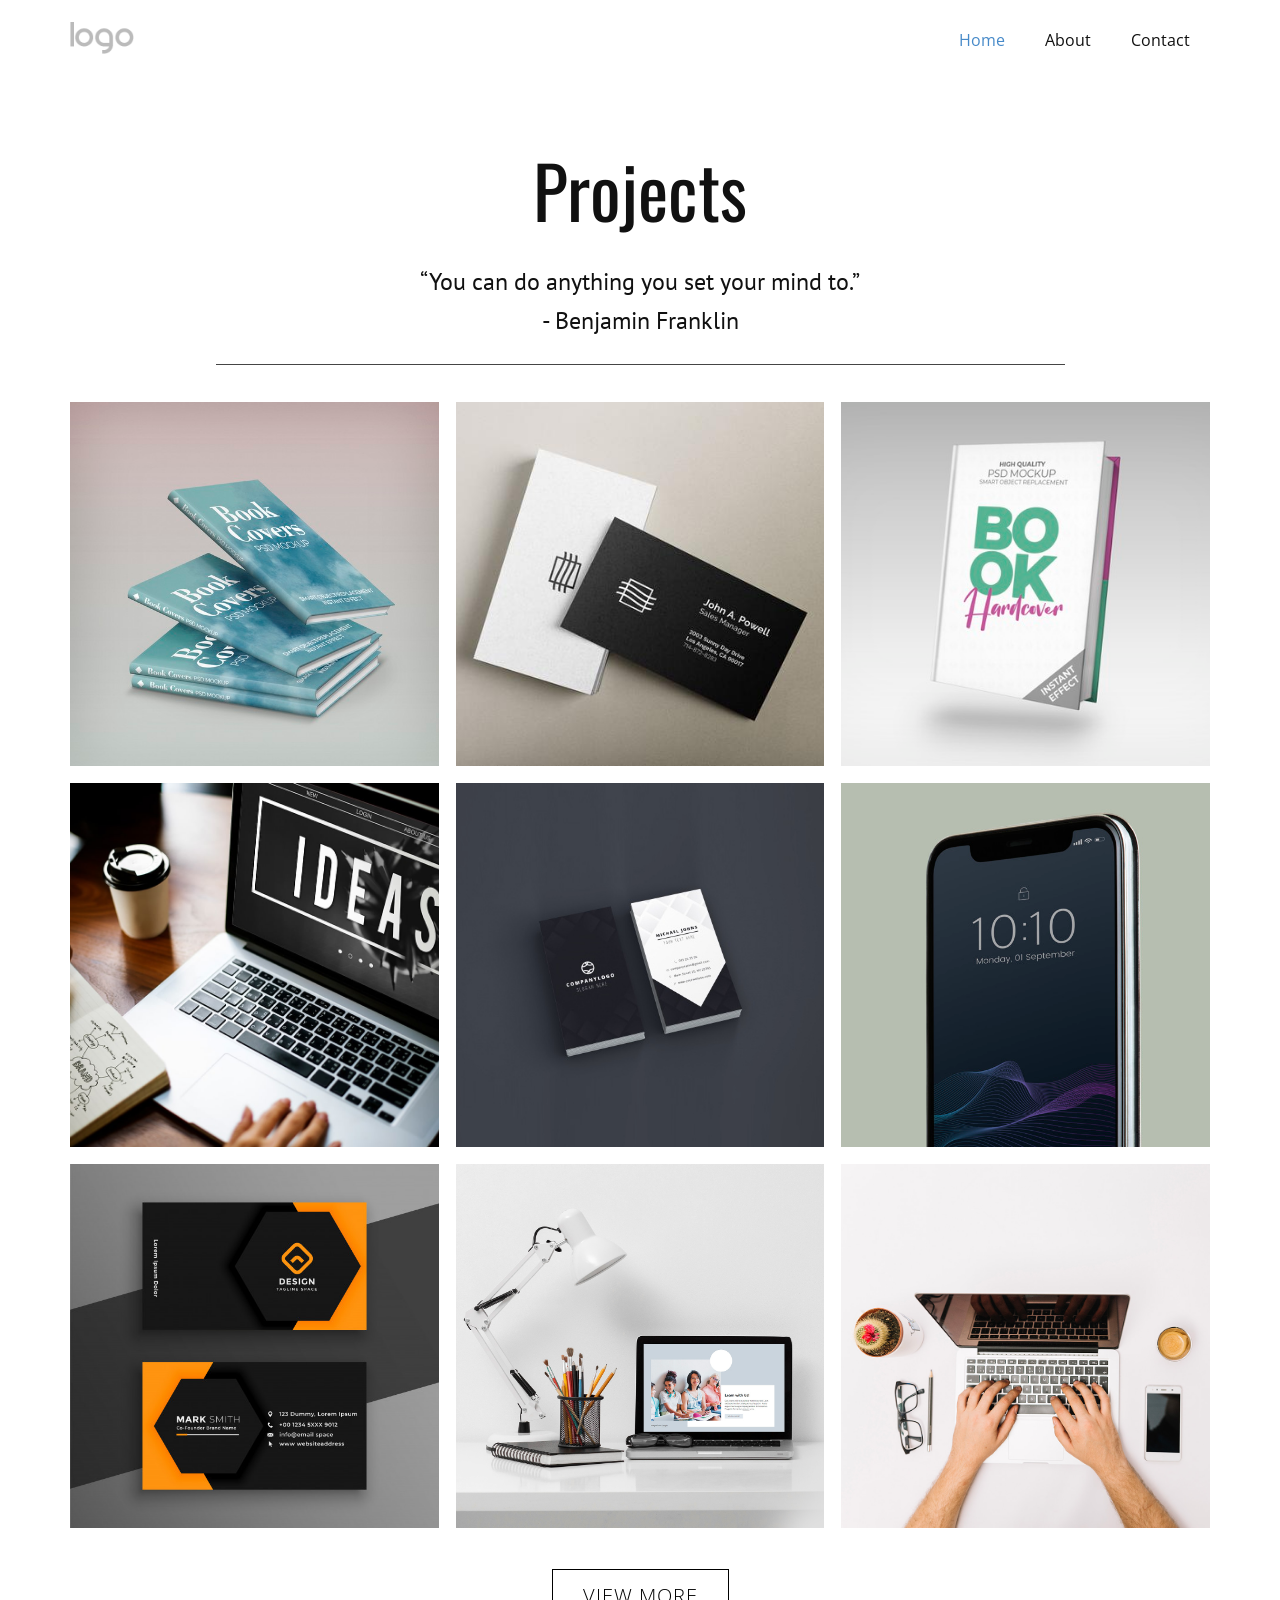
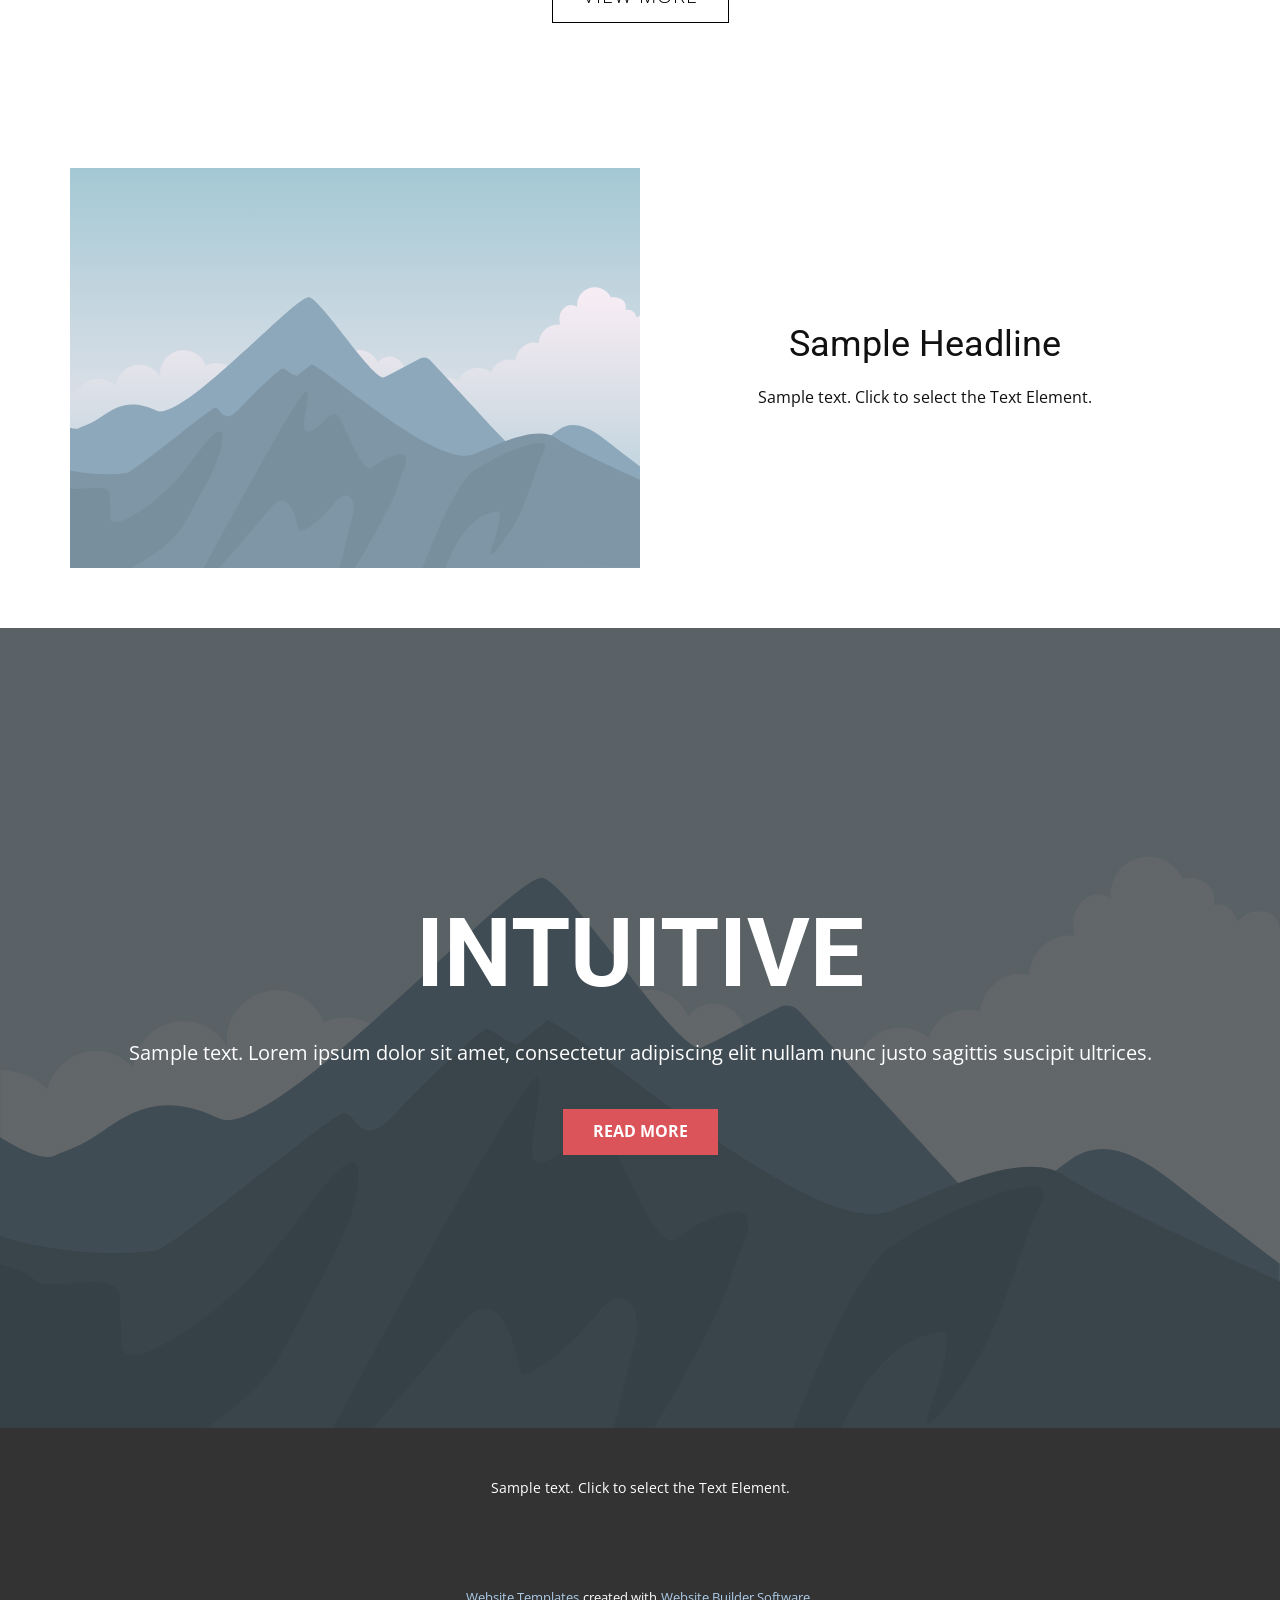
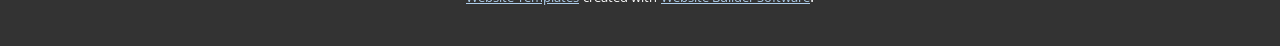
<file: mini_project_1/Page_resource/Site1/index.html>
<!DOCTYPE html>
<html style="font-size: 16px;" lang="en"><head>
    <meta name="viewport" content="width=device-width, initial-scale=1.0">
    <meta charset="utf-8">
    <meta name="keywords" content="Projects, INTUITIVE">
    <meta name="description" content="">
    <title>Home</title>
    <link rel="stylesheet" href="nicepage.css" media="screen">
<link rel="stylesheet" href="Home.css" media="screen">
    <script class="u-script" type="text/javascript" src="jquery.js" defer=""></script>
    <script class="u-script" type="text/javascript" src="nicepage.js" defer=""></script>
    <meta name="generator" content="Nicepage 4.18.5, nicepage.com">
    <link id="u-theme-google-font" rel="stylesheet" href="https://fonts.googleapis.com/css?family=Roboto:100,100i,300,300i,400,400i,500,500i,700,700i,900,900i|Open+Sans:300,300i,400,400i,500,500i,600,600i,700,700i,800,800i">
    <link id="u-page-google-font" rel="stylesheet" href="https://fonts.googleapis.com/css?family=Oswald:200,300,400,500,600,700|PT+Sans:400,400i,700,700i">
    
    
    
    
    <script type="application/ld+json">{
		"@context": "http://schema.org",
		"@type": "Organization",
		"name": "",
		"logo": "images/default-logo.png"
}</script>
    <meta name="theme-color" content="#478ac9">
    <meta property="og:title" content="Home">
    <meta property="og:type" content="website">
  </head>
  <body data-home-page="Home.html" data-home-page-title="Home" class="u-body u-xl-mode" data-lang="en"><header class="u-clearfix u-header u-header" id="sec-ff8d"><div class="u-clearfix u-sheet u-valign-middle u-sheet-1">
        <a href="https://nicepage.com" class="u-image u-logo u-image-1">
          <img src="images/default-logo.png" class="u-logo-image u-logo-image-1">
        </a>
        <nav class="u-menu u-menu-dropdown u-offcanvas u-menu-1">
          <div class="menu-collapse" style="font-size: 1rem; letter-spacing: 0px;">
            <a class="u-button-style u-custom-left-right-menu-spacing u-custom-padding-bottom u-custom-top-bottom-menu-spacing u-nav-link u-text-active-palette-1-base u-text-hover-palette-2-base" href="#">
              <svg class="u-svg-link" viewBox="0 0 24 24"><use xmlns:xlink="http://www.w3.org/1999/xlink" xlink:href="#menu-hamburger"></use></svg>
              <svg class="u-svg-content" version="1.1" id="menu-hamburger" viewBox="0 0 16 16" x="0px" y="0px" xmlns:xlink="http://www.w3.org/1999/xlink" xmlns="http://www.w3.org/2000/svg"><g><rect y="1" width="16" height="2"></rect><rect y="7" width="16" height="2"></rect><rect y="13" width="16" height="2"></rect>
</g></svg>
            </a>
          </div>
          <div class="u-nav-container">
            <ul class="u-nav u-unstyled u-nav-1"><li class="u-nav-item"><a class="u-button-style u-nav-link u-text-active-palette-1-base u-text-hover-palette-2-base" href="Home.html" style="padding: 10px 20px;">Home</a>
</li><li class="u-nav-item"><a class="u-button-style u-nav-link u-text-active-palette-1-base u-text-hover-palette-2-base" href="About.html" style="padding: 10px 20px;">About</a>
</li><li class="u-nav-item"><a class="u-button-style u-nav-link u-text-active-palette-1-base u-text-hover-palette-2-base" href="Contact.html" style="padding: 10px 20px;">Contact</a>
</li></ul>
          </div>
          <div class="u-nav-container-collapse">
            <div class="u-black u-container-style u-inner-container-layout u-opacity u-opacity-95 u-sidenav">
              <div class="u-inner-container-layout u-sidenav-overflow">
                <div class="u-menu-close"></div>
                <ul class="u-align-center u-nav u-popupmenu-items u-unstyled u-nav-2"><li class="u-nav-item"><a class="u-button-style u-nav-link" href="Home.html">Home</a>
</li><li class="u-nav-item"><a class="u-button-style u-nav-link" href="About.html">About</a>
</li><li class="u-nav-item"><a class="u-button-style u-nav-link" href="Contact.html">Contact</a>
</li></ul>
              </div>
            </div>
            <div class="u-black u-menu-overlay u-opacity u-opacity-70"></div>
          </div>
        </nav>
      </div></header>
    <section class="u-align-center-lg u-align-center-md u-align-center-xl u-align-left-sm u-align-left-xs u-clearfix u-white u-section-1" id="carousel_10ad">
      <div class="u-clearfix u-sheet u-sheet-1">
        <h1 class="u-text u-text-1">Projects</h1>
        <p class="u-custom-font u-font-pt-sans u-text u-text-2">“You can do anything you set your mind to.” <br>- Benjamin Franklin
        </p>
        <div class="u-border-1 u-border-grey-dark-1 u-line u-line-horizontal u-line-1"></div>
        <div class="u-expanded-width u-gallery u-layout-grid u-lightbox u-show-text-on-hover u-gallery-1">
          <div class="u-gallery-inner u-gallery-inner-1">
            <div class="u-effect-fade u-effect-hover-zoom u-gallery-item">
              <div class="u-back-slide" data-image-width="613" data-image-height="626">
                <img class="u-back-image u-expanded" src="images/four-books-mockup_125540-455.jpg">
              </div>
              <div class="u-over-slide u-shading u-over-slide-1">
                <h3 class="u-gallery-heading"></h3>
                <p class="u-gallery-text"></p>
              </div>
            </div>
            <div class="u-effect-fade u-effect-hover-zoom u-gallery-item">
              <div class="u-back-slide">
                <img class="u-back-image u-expanded" src="images/business-cards-mockup_1389-1137.jpg">
              </div>
              <div class="u-over-slide u-shading u-over-slide-2">
                <h3 class="u-gallery-heading"></h3>
                <p class="u-gallery-text"></p>
              </div>
            </div>
            <div class="u-effect-fade u-effect-hover-zoom u-gallery-item">
              <div class="u-back-slide" data-image-width="626" data-image-height="442">
                <img class="u-back-image u-expanded" src="images/book-cover-mockup_125540-453.jpg">
              </div>
              <div class="u-over-slide u-shading u-over-slide-3">
                <h3 class="u-gallery-heading"></h3>
                <p class="u-gallery-text"></p>
              </div>
            </div>
            <div class="u-effect-fade u-effect-hover-zoom u-gallery-item">
              <div class="u-back-slide" data-image-width="1199" data-image-height="800">
                <img class="u-back-image u-expanded" src="images/yh-min.jpg">
              </div>
              <div class="u-over-slide u-shading u-over-slide-4">
                <h3 class="u-gallery-heading"></h3>
                <p class="u-gallery-text"></p>
              </div>
            </div>
            <div class="u-effect-fade u-effect-hover-zoom u-gallery-item">
              <div class="u-back-slide">
                <img class="u-back-image u-expanded" src="images/rr.jpg">
              </div>
              <div class="u-over-slide u-shading u-over-slide-5">
                <h3 class="u-gallery-heading"></h3>
                <p class="u-gallery-text"></p>
              </div>
            </div>
            <div class="u-effect-fade u-effect-hover-zoom u-gallery-item">
              <div class="u-back-slide">
                <img class="u-back-image u-expanded" src="images/black-screen-smartphone-mockup-design_53876-65977.jpg">
              </div>
              <div class="u-over-slide u-shading u-over-slide-6">
                <h3 class="u-gallery-heading"></h3>
                <p class="u-gallery-text"></p>
              </div>
            </div>
            <div class="u-effect-fade u-effect-hover-zoom u-gallery-item">
              <div class="u-back-slide">
                <img class="u-back-image u-expanded" src="images/elegant-minimal-black-yellow-business-card-template_1017-22513.jpg">
              </div>
              <div class="u-over-slide u-shading u-over-slide-7">
                <h3 class="u-gallery-heading"></h3>
                <p class="u-gallery-text"></p>
              </div>
            </div>
            <div class="u-effect-fade u-effect-hover-zoom u-gallery-item">
              <div class="u-back-slide" data-image-width="1500" data-image-height="1213">
                <img class="u-back-image u-expanded" src="images/re.jpg">
              </div>
              <div class="u-over-slide u-shading u-over-slide-8">
                <h3 class="u-gallery-heading"></h3>
                <p class="u-gallery-text"></p>
              </div>
            </div>
            <div class="u-effect-fade u-effect-hover-zoom u-gallery-item">
              <div class="u-back-slide" data-image-width="1000" data-image-height="919">
                <img class="u-back-image u-expanded" src="images/a9dcc2d3-077b-4cbf-35f1-05a7ca2b6438.jpg">
              </div>
              <div class="u-over-slide u-shading u-over-slide-9">
                <h3 class="u-gallery-heading"></h3>
                <p class="u-gallery-text"></p>
              </div>
            </div>
          </div>
        </div>
        <p class="u-align-center u-text u-text-body-alt-color u-text-3">Images from <a href="https://www.freepik.com/psd/cards" class="u-border-1 u-border-white u-btn u-button-link u-button-style u-none u-text-body-alt-color u-btn-1" target="_blank">Freepik</a>
        </p>
        <a href="https://nicepage.com/k/membership-website-templates" class="u-active-black u-align-center u-border-1 u-border-active-black u-border-black u-border-hover-black u-btn u-button-style u-hover-black u-none u-text-active-white u-text-black u-text-hover-white u-btn-2">view more</a>
      </div>
    </section>
    <section class="u-clearfix u-section-2" id="sec-7b03">
      <div class="u-clearfix u-sheet u-sheet-1">
        <div class="u-clearfix u-expanded-width u-layout-wrap u-layout-wrap-1">
          <div class="u-layout">
            <div class="u-layout-row">
              <div class="u-container-style u-image u-layout-cell u-size-30 u-image-1" data-image-width="400" data-image-height="265">
                <div class="u-container-layout u-container-layout-1"></div>
              </div>
              <div class="u-align-center u-container-style u-layout-cell u-size-30 u-layout-cell-2">
                <div class="u-container-layout u-valign-middle u-container-layout-2">
                  <h2 class="u-text u-text-default u-text-1">Sample Headline</h2>
                  <p class="u-text u-text-default u-text-2">Sample text. Click to select the Text Element.</p>
                </div>
              </div>
            </div>
          </div>
        </div>
      </div>
    </section>
    <section class="u-align-center u-clearfix u-image u-shading u-section-3" src="" data-image-width="256" data-image-height="256" id="sec-6ac8">
      <div class="u-clearfix u-sheet u-valign-middle u-sheet-1">
        <h1 class="u-text u-text-default u-title u-text-1">INTUITIVE</h1>
        <p class="u-large-text u-text u-text-default u-text-variant u-text-2">Sample text. Lorem ipsum dolor sit amet, consectetur adipiscing elit nullam nunc justo sagittis suscipit ultrices.</p>
        <a href="#" class="u-btn u-button-style u-palette-2-base u-btn-1">Read More</a>
      </div>
    </section>
    
    
    <footer class="u-align-center u-clearfix u-footer u-grey-80 u-footer" id="sec-a97c"><div class="u-clearfix u-sheet u-sheet-1">
        <p class="u-small-text u-text u-text-variant u-text-1">Sample text. Click to select the Text Element.</p>
      </div></footer>
    <section class="u-backlink u-clearfix u-grey-80">
      <a class="u-link" href="https://nicepage.com/website-templates" target="_blank">
        <span>Website Templates</span>
      </a>
      <p class="u-text">
        <span>created with</span>
      </p>
      <a class="u-link" href="" target="_blank">
        <span>Website Builder Software</span>
      </a>. 
    </section>
  
</body></html>
</file>
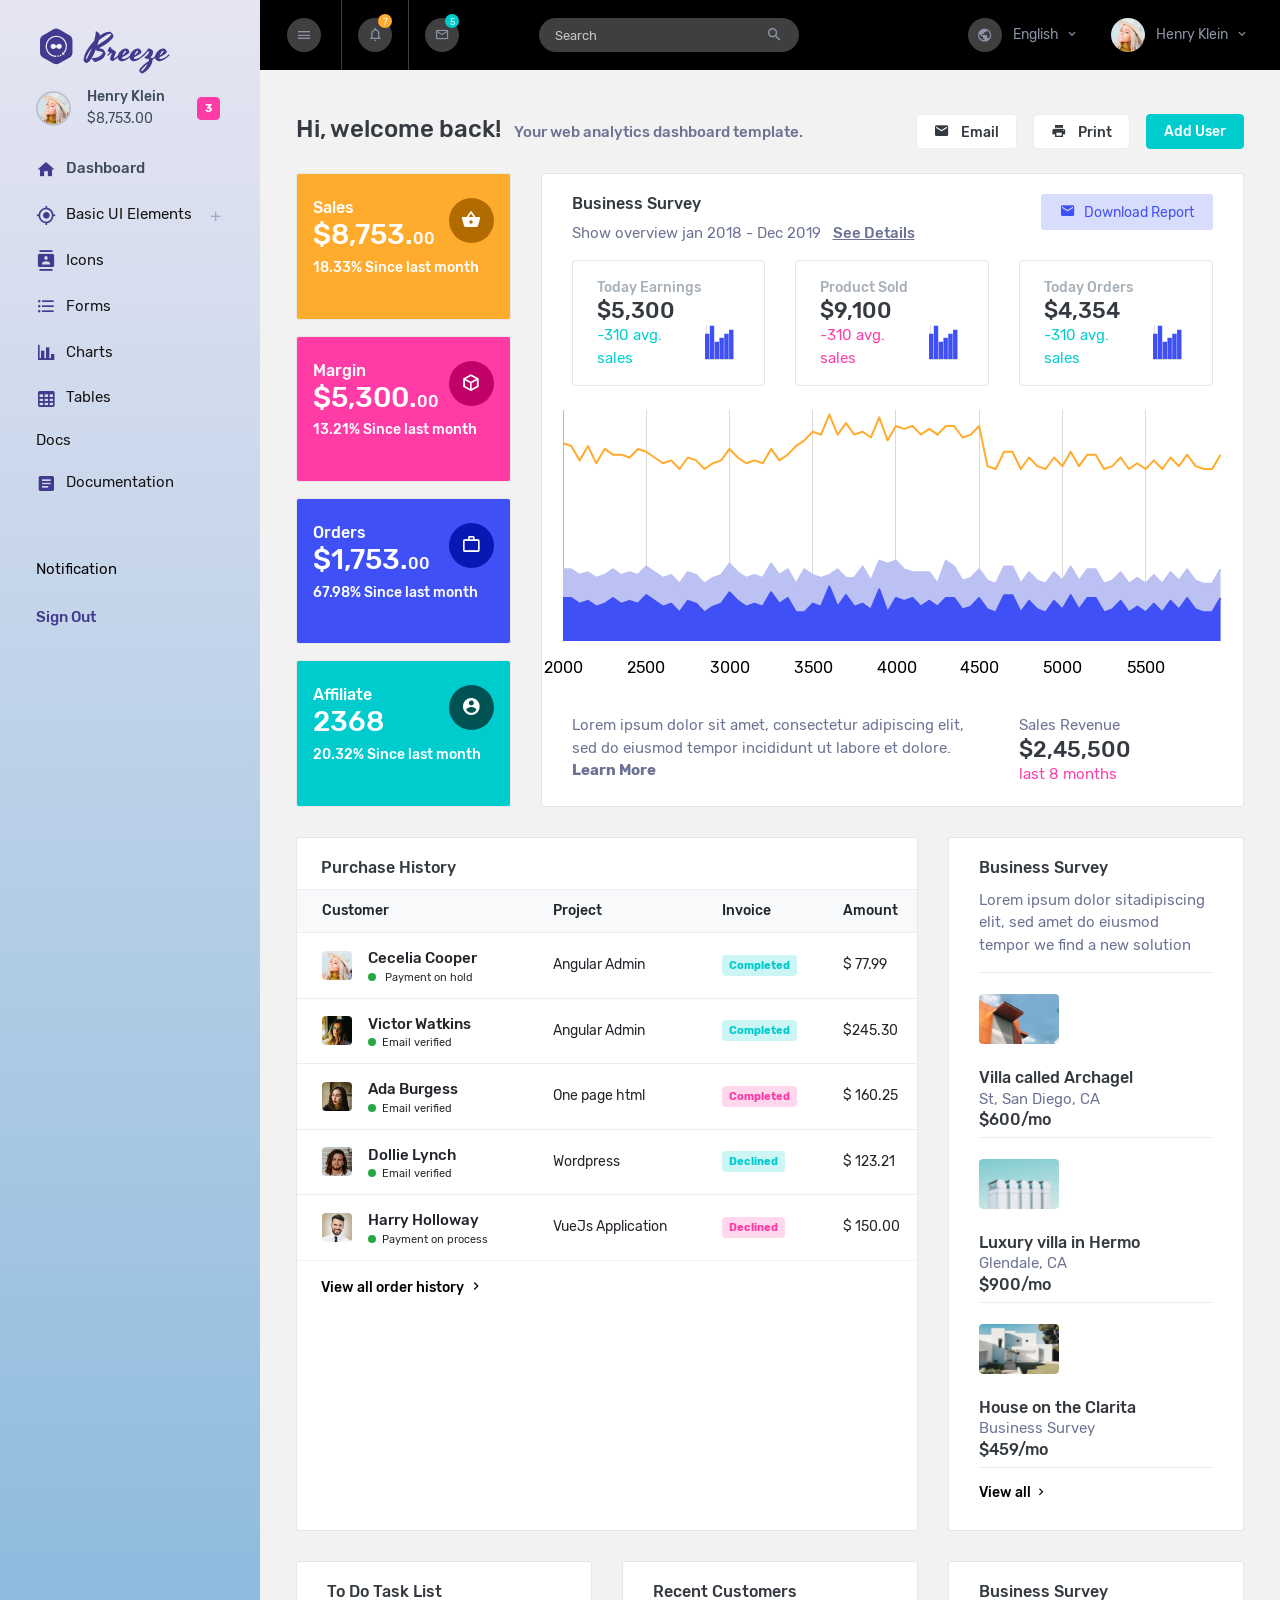
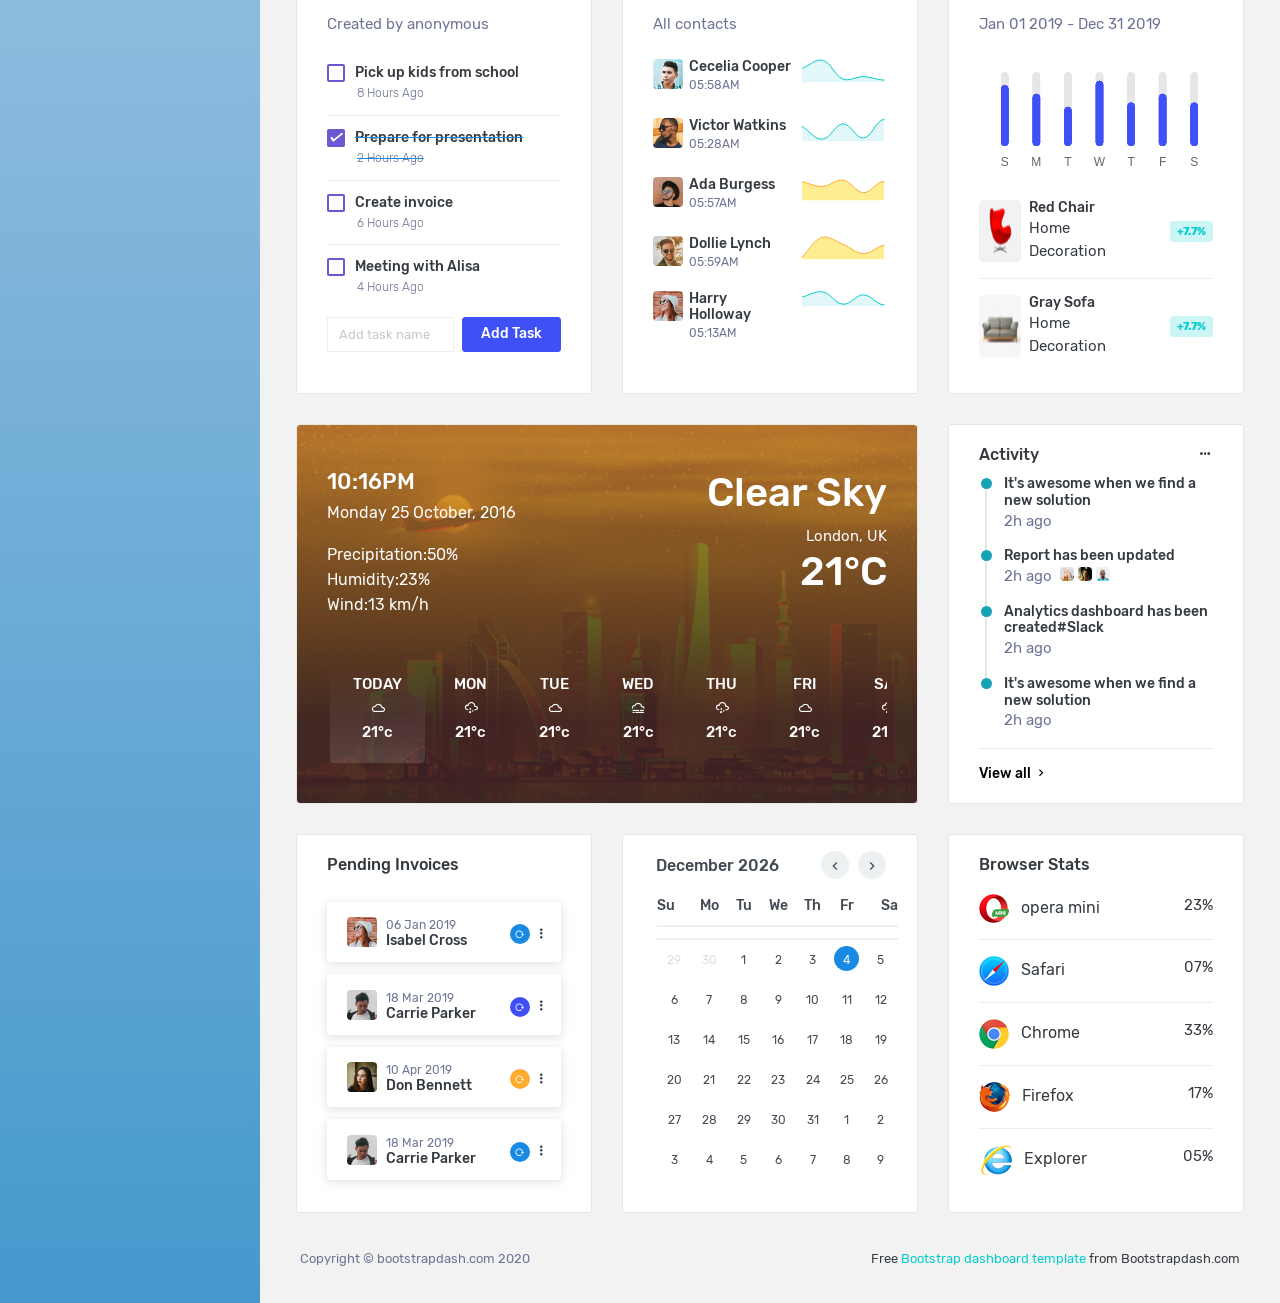
<file: mini_project_1/Page_resource/Breeze-Free-Bootstrap-Admin-Template-1.0.0/template/index.html>
<!DOCTYPE html>
<html lang="en">
  <head>
    <!-- Required meta tags -->
    <meta charset="utf-8" />
    <meta name="viewport" content="width=device-width, initial-scale=1, shrink-to-fit=no" />
    <title>Breeze Admin</title>
    <link rel="stylesheet" href="assets/vendors/mdi/css/materialdesignicons.min.css" />
    <link rel="stylesheet" href="assets/vendors/flag-icon-css/css/flag-icon.min.css" />
    <link rel="stylesheet" href="assets/vendors/css/vendor.bundle.base.css" />
    <link rel="stylesheet" href="assets/vendors/font-awesome/css/font-awesome.min.css" />
    <link rel="stylesheet" href="assets/vendors/bootstrap-datepicker/bootstrap-datepicker.min.css" />
    <link rel="stylesheet" href="assets/css/style.css" />
    <link rel="shortcut icon" href="assets/images/favicon.png" />
  </head>
  <body>
    <div class="container-scroller">
      <nav class="sidebar sidebar-offcanvas" id="sidebar">
        <div class="text-center sidebar-brand-wrapper d-flex align-items-center">
          <a class="sidebar-brand brand-logo" href="index.html"><img src="assets/images/logo.svg" alt="logo" /></a>
          <a class="sidebar-brand brand-logo-mini pl-4 pt-3" href="index.html"><img src="assets/images/logo-mini.svg" alt="logo" /></a>
        </div>
        <ul class="nav">
          <li class="nav-item nav-profile">
            <a href="#" class="nav-link">
              <div class="nav-profile-image">
                <img src="assets/images/faces/face1.jpg" alt="profile" />
                <span class="login-status online"></span>
                <!--change to offline or busy as needed-->
              </div>
              <div class="nav-profile-text d-flex flex-column pr-3">
                <span class="font-weight-medium mb-2">Henry Klein</span>
                <span class="font-weight-normal">$8,753.00</span>
              </div>
              <span class="badge badge-danger text-white ml-3 rounded">3</span>
            </a>
          </li>
          <li class="nav-item">
            <a class="nav-link" href="index.html">
              <i class="mdi mdi-home menu-icon"></i>
              <span class="menu-title">Dashboard</span>
            </a>
          </li>
          <li class="nav-item">
            <a class="nav-link" data-toggle="collapse" href="#ui-basic" aria-expanded="false" aria-controls="ui-basic">
              <i class="mdi mdi-crosshairs-gps menu-icon"></i>
              <span class="menu-title">Basic UI Elements</span>
              <i class="menu-arrow"></i>
            </a>
            <div class="collapse" id="ui-basic">
              <ul class="nav flex-column sub-menu">
                <li class="nav-item">
                  <a class="nav-link" href="pages/ui-features/buttons.html">Buttons</a>
                </li>
                <li class="nav-item">
                  <a class="nav-link" href="pages/ui-features/dropdowns.html">Dropdowns</a>
                </li>
                <li class="nav-item">
                  <a class="nav-link" href="pages/ui-features/typography.html">Typography</a>
                </li>
              </ul>
            </div>
          </li>
          <li class="nav-item">
            <a class="nav-link" href="pages/icons/mdi.html">
              <i class="mdi mdi-contacts menu-icon"></i>
              <span class="menu-title">Icons</span>
            </a>
          </li>
          <li class="nav-item">
            <a class="nav-link" href="pages/forms/basic_elements.html">
              <i class="mdi mdi-format-list-bulleted menu-icon"></i>
              <span class="menu-title">Forms</span>
            </a>
          </li>
          <li class="nav-item">
            <a class="nav-link" href="pages/charts/chartjs.html">
              <i class="mdi mdi-chart-bar menu-icon"></i>
              <span class="menu-title">Charts</span>
            </a>
          </li>
          <li class="nav-item">
            <a class="nav-link" href="pages/tables/basic-table.html">
              <i class="mdi mdi-table-large menu-icon"></i>
              <span class="menu-title">Tables</span>
            </a>
          </li>
          <li class="nav-item">
            <span class="nav-link" href="#">
              <span class="menu-title">Docs</span>
            </span>
          </li>
          <li class="nav-item">
            <a class="nav-link" href="https://www.bootstrapdash.com/demo/breeze-free/documentation/documentation.html">
              <i class="mdi mdi-file-document-box menu-icon"></i>
              <span class="menu-title">Documentation</span>
            </a>
          </li>
          <li class="nav-item sidebar-actions">
            <div class="nav-link">
              <div class="mt-4">
                <div class="border-none">
                  <p class="text-black">Notification</p>
                </div>
                <ul class="mt-4 pl-0">
                  <li>Sign Out</li>
                </ul>
              </div>
            </div>
          </li>
        </ul>
      </nav>
      <div class="container-fluid page-body-wrapper">
        <div id="theme-settings" class="settings-panel">
          <i class="settings-close mdi mdi-close"></i>
          <p class="settings-heading">SIDEBAR SKINS</p>
          <div class="sidebar-bg-options selected" id="sidebar-default-theme">
            <div class="img-ss rounded-circle bg-light border mr-3"></div> Default
          </div>
          <div class="sidebar-bg-options" id="sidebar-dark-theme">
            <div class="img-ss rounded-circle bg-dark border mr-3"></div> Dark
          </div>
          <p class="settings-heading mt-2">HEADER SKINS</p>
          <div class="color-tiles mx-0 px-4">
            <div class="tiles light"></div>
            <div class="tiles dark"></div>
          </div>
        </div>
        <nav class="navbar col-lg-12 col-12 p-lg-0 fixed-top d-flex flex-row">
          <div class="navbar-menu-wrapper d-flex align-items-stretch justify-content-between">
            <a class="navbar-brand brand-logo-mini align-self-center d-lg-none" href="index.html"><img src="assets/images/logo-mini.svg" alt="logo" /></a>
            <button class="navbar-toggler navbar-toggler align-self-center mr-2" type="button" data-toggle="minimize">
              <i class="mdi mdi-menu"></i>
            </button>
            <ul class="navbar-nav">
              <li class="nav-item dropdown">
                <a class="nav-link count-indicator dropdown-toggle" id="notificationDropdown" href="#" data-toggle="dropdown">
                  <i class="mdi mdi-bell-outline"></i>
                  <span class="count count-varient1">7</span>
                </a>
                <div class="dropdown-menu navbar-dropdown navbar-dropdown-large preview-list" aria-labelledby="notificationDropdown">
                  <h6 class="p-3 mb-0">Notifications</h6>
                  <a class="dropdown-item preview-item">
                    <div class="preview-thumbnail">
                      <img src="assets/images/faces/face4.jpg" alt="" class="profile-pic" />
                    </div>
                    <div class="preview-item-content">
                      <p class="mb-0"> Dany Miles <span class="text-small text-muted">commented on your photo</span>
                      </p>
                    </div>
                  </a>
                  <a class="dropdown-item preview-item">
                    <div class="preview-thumbnail">
                      <img src="assets/images/faces/face3.jpg" alt="" class="profile-pic" />
                    </div>
                    <div class="preview-item-content">
                      <p class="mb-0"> James <span class="text-small text-muted">posted a photo on your wall</span>
                      </p>
                    </div>
                  </a>
                  <a class="dropdown-item preview-item">
                    <div class="preview-thumbnail">
                      <img src="assets/images/faces/face2.jpg" alt="" class="profile-pic" />
                    </div>
                    <div class="preview-item-content">
                      <p class="mb-0"> Alex <span class="text-small text-muted">just mentioned you in his post</span>
                      </p>
                    </div>
                  </a>
                  <div class="dropdown-divider"></div>
                  <p class="p-3 mb-0">View all activities</p>
                </div>
              </li>
              <li class="nav-item dropdown d-none d-sm-flex">
                <a class="nav-link count-indicator dropdown-toggle" id="messageDropdown" href="#" data-toggle="dropdown">
                  <i class="mdi mdi-email-outline"></i>
                  <span class="count count-varient2">5</span>
                </a>
                <div class="dropdown-menu navbar-dropdown navbar-dropdown-large preview-list" aria-labelledby="messageDropdown">
                  <h6 class="p-3 mb-0">Messages</h6>
                  <a class="dropdown-item preview-item">
                    <div class="preview-item-content flex-grow">
                      <span class="badge badge-pill badge-success">Request</span>
                      <p class="text-small text-muted ellipsis mb-0"> Suport needed for user123 </p>
                    </div>
                    <p class="text-small text-muted align-self-start"> 4:10 PM </p>
                  </a>
                  <a class="dropdown-item preview-item">
                    <div class="preview-item-content flex-grow">
                      <span class="badge badge-pill badge-warning">Invoices</span>
                      <p class="text-small text-muted ellipsis mb-0"> Invoice for order is mailed </p>
                    </div>
                    <p class="text-small text-muted align-self-start"> 4:10 PM </p>
                  </a>
                  <a class="dropdown-item preview-item">
                    <div class="preview-item-content flex-grow">
                      <span class="badge badge-pill badge-danger">Projects</span>
                      <p class="text-small text-muted ellipsis mb-0"> New project will start tomorrow </p>
                    </div>
                    <p class="text-small text-muted align-self-start"> 4:10 PM </p>
                  </a>
                  <h6 class="p-3 mb-0">See all activity</h6>
                </div>
              </li>
              <li class="nav-item nav-search border-0 ml-1 ml-md-3 ml-lg-5 d-none d-md-flex">
                <form class="nav-link form-inline mt-2 mt-md-0">
                  <div class="input-group">
                    <input type="text" class="form-control" placeholder="Search" />
                    <div class="input-group-append">
                      <span class="input-group-text">
                        <i class="mdi mdi-magnify"></i>
                      </span>
                    </div>
                  </div>
                </form>
              </li>
            </ul>
            <ul class="navbar-nav navbar-nav-right ml-lg-auto">
              <li class="nav-item dropdown d-none d-xl-flex border-0">
                <a class="nav-link dropdown-toggle" id="languageDropdown" href="#" data-toggle="dropdown">
                  <i class="mdi mdi-earth"></i> English </a>
                <div class="dropdown-menu navbar-dropdown" aria-labelledby="languageDropdown">
                  <a class="dropdown-item" href="#"> French </a>
                  <a class="dropdown-item" href="#"> Spain </a>
                  <a class="dropdown-item" href="#"> Latin </a>
                  <a class="dropdown-item" href="#"> Japanese </a>
                </div>
              </li>
              <li class="nav-item nav-profile dropdown border-0">
                <a class="nav-link dropdown-toggle" id="profileDropdown" href="#" data-toggle="dropdown">
                  <img class="nav-profile-img mr-2" alt="" src="assets/images/faces/face1.jpg" />
                  <span class="profile-name">Henry Klein</span>
                </a>
                <div class="dropdown-menu navbar-dropdown w-100" aria-labelledby="profileDropdown">
                  <a class="dropdown-item" href="#">
                    <i class="mdi mdi-cached mr-2 text-success"></i> Activity Log </a>
                  <a class="dropdown-item" href="#">
                    <i class="mdi mdi-logout mr-2 text-primary"></i> Signout </a>
                </div>
              </li>
            </ul>
            <button class="navbar-toggler navbar-toggler-right d-lg-none align-self-center" type="button" data-toggle="offcanvas">
              <span class="mdi mdi-menu"></span>
            </button>
          </div>
        </nav>
        <div class="main-panel">
          <div class="content-wrapper pb-0">
            <div class="page-header flex-wrap">
              <h3 class="mb-0"> Hi, welcome back! <span class="pl-0 h6 pl-sm-2 text-muted d-inline-block">Your web analytics dashboard template.</span>
              </h3>
              <div class="d-flex">
                <button type="button" class="btn btn-sm bg-white btn-icon-text border">
                  <i class="mdi mdi-email btn-icon-prepend"></i> Email </button>
                <button type="button" class="btn btn-sm bg-white btn-icon-text border ml-3">
                  <i class="mdi mdi-printer btn-icon-prepend"></i> Print </button>
                <button type="button" class="btn btn-sm ml-3 btn-success"> Add User </button>
              </div>
            </div>
            <div class="row">
              <div class="col-xl-3 col-lg-12 stretch-card grid-margin">
                <div class="row">
                  <div class="col-xl-12 col-md-6 stretch-card grid-margin grid-margin-sm-0 pb-sm-3">
                    <div class="card bg-warning">
                      <div class="card-body px-3 py-4">
                        <div class="d-flex justify-content-between align-items-start">
                          <div class="color-card">
                            <p class="mb-0 color-card-head">Sales</p>
                            <h2 class="text-white"> $8,753.<span class="h5">00</span>
                            </h2>
                          </div>
                          <i class="card-icon-indicator mdi mdi-basket bg-inverse-icon-warning"></i>
                        </div>
                        <h6 class="text-white">18.33% Since last month</h6>
                      </div>
                    </div>
                  </div>
                  <div class="col-xl-12 col-md-6 stretch-card grid-margin grid-margin-sm-0 pb-sm-3">
                    <div class="card bg-danger">
                      <div class="card-body px-3 py-4">
                        <div class="d-flex justify-content-between align-items-start">
                          <div class="color-card">
                            <p class="mb-0 color-card-head">Margin</p>
                            <h2 class="text-white"> $5,300.<span class="h5">00</span>
                            </h2>
                          </div>
                          <i class="card-icon-indicator mdi mdi-cube-outline bg-inverse-icon-danger"></i>
                        </div>
                        <h6 class="text-white">13.21% Since last month</h6>
                      </div>
                    </div>
                  </div>
                  <div class="col-xl-12 col-md-6 stretch-card grid-margin grid-margin-sm-0 pb-sm-3 pb-lg-0 pb-xl-3">
                    <div class="card bg-primary">
                      <div class="card-body px-3 py-4">
                        <div class="d-flex justify-content-between align-items-start">
                          <div class="color-card">
                            <p class="mb-0 color-card-head">Orders</p>
                            <h2 class="text-white"> $1,753.<span class="h5">00</span>
                            </h2>
                          </div>
                          <i class="card-icon-indicator mdi mdi-briefcase-outline bg-inverse-icon-primary"></i>
                        </div>
                        <h6 class="text-white">67.98% Since last month</h6>
                      </div>
                    </div>
                  </div>
                  <div class="col-xl-12 col-md-6 stretch-card pb-sm-3 pb-lg-0">
                    <div class="card bg-success">
                      <div class="card-body px-3 py-4">
                        <div class="d-flex justify-content-between align-items-start">
                          <div class="color-card">
                            <p class="mb-0 color-card-head">Affiliate</p>
                            <h2 class="text-white">2368</h2>
                          </div>
                          <i class="card-icon-indicator mdi mdi-account-circle bg-inverse-icon-success"></i>
                        </div>
                        <h6 class="text-white">20.32% Since last month</h6>
                      </div>
                    </div>
                  </div>
                </div>
              </div>
              <div class="col-xl-9 stretch-card grid-margin">
                <div class="card">
                  <div class="card-body">
                    <div class="row">
                      <div class="col-sm-7">
                        <h5>Business Survey</h5>
                        <p class="text-muted"> Show overview jan 2018 - Dec 2019 <a class="text-muted font-weight-medium pl-2" href="#"><u>See Details</u></a>
                        </p>
                      </div>
                      <div class="col-sm-5 text-md-right">
                        <button type="button" class="btn btn-icon-text mb-3 mb-sm-0 btn-inverse-primary font-weight-normal">
                          <i class="mdi mdi-email btn-icon-prepend"></i>Download Report </button>
                      </div>
                    </div>
                    <div class="row">
                      <div class="col-sm-4">
                        <div class="card mb-3 mb-sm-0">
                          <div class="card-body py-3 px-4">
                            <p class="m-0 survey-head">Today Earnings</p>
                            <div class="d-flex justify-content-between align-items-end flot-bar-wrapper">
                              <div>
                                <h3 class="m-0 survey-value">$5,300</h3>
                                <p class="text-success m-0">-310 avg. sales</p>
                              </div>
                              <div id="earningChart" class="flot-chart"></div>
                            </div>
                          </div>
                        </div>
                      </div>
                      <div class="col-sm-4">
                        <div class="card mb-3 mb-sm-0">
                          <div class="card-body py-3 px-4">
                            <p class="m-0 survey-head">Product Sold</p>
                            <div class="d-flex justify-content-between align-items-end flot-bar-wrapper">
                              <div>
                                <h3 class="m-0 survey-value">$9,100</h3>
                                <p class="text-danger m-0">-310 avg. sales</p>
                              </div>
                              <div id="productChart" class="flot-chart"></div>
                            </div>
                          </div>
                        </div>
                      </div>
                      <div class="col-sm-4">
                        <div class="card">
                          <div class="card-body py-3 px-4">
                            <p class="m-0 survey-head">Today Orders</p>
                            <div class="d-flex justify-content-between align-items-end flot-bar-wrapper">
                              <div>
                                <h3 class="m-0 survey-value">$4,354</h3>
                                <p class="text-success m-0">-310 avg. sales</p>
                              </div>
                              <div id="orderChart" class="flot-chart"></div>
                            </div>
                          </div>
                        </div>
                      </div>
                    </div>
                    <div class="row my-3">
                      <div class="col-sm-12">
                        <div class="flot-chart-wrapper">
                          <div id="flotChart" class="flot-chart">
                            <canvas class="flot-base"></canvas>
                          </div>
                        </div>
                      </div>
                    </div>
                    <div class="row">
                      <div class="col-sm-8">
                        <p class="text-muted mb-0"> Lorem ipsum dolor sit amet, consectetur adipiscing elit, sed do eiusmod tempor incididunt ut labore et dolore. <b>Learn More</b>
                        </p>
                      </div>
                      <div class="col-sm-4">
                        <p class="mb-0 text-muted">Sales Revenue</p>
                        <h5 class="d-inline-block survey-value mb-0"> $2,45,500 </h5>
                        <p class="d-inline-block text-danger mb-0"> last 8 months </p>
                      </div>
                    </div>
                  </div>
                </div>
              </div>
            </div>
            <div class="row">
              <div class="col-xl-8 col-sm-6 grid-margin stretch-card">
                <div class="card">
                  <div class="card-body px-0 overflow-auto">
                    <h4 class="card-title pl-4">Purchase History</h4>
                    <div class="table-responsive">
                      <table class="table">
                        <thead class="bg-light">
                          <tr>
                            <th>Customer</th>
                            <th>Project</th>
                            <th>Invoice</th>
                            <th>Amount</th>
                          </tr>
                        </thead>
                        <tbody>
                          <tr>
                            <td>
                              <div class="d-flex align-items-center">
                                <img src="assets/images/faces/face1.jpg" alt="image" />
                                <div class="table-user-name ml-3">
                                  <p class="mb-0 font-weight-medium"> Cecelia Cooper </p>
                                  <small> Payment on hold</small>
                                </div>
                              </div>
                            </td>
                            <td>Angular Admin</td>
                            <td>
                              <div class="badge badge-inverse-success"> Completed </div>
                            </td>
                            <td>$ 77.99</td>
                          </tr>
                          <tr>
                            <td>
                              <div class="d-flex align-items-center">
                                <img src="assets/images/faces/face10.jpg" alt="image" />
                                <div class="table-user-name ml-3">
                                  <p class="mb-0 font-weight-medium"> Victor Watkins </p>
                                  <small>Email verified</small>
                                </div>
                              </div>
                            </td>
                            <td>Angular Admin</td>
                            <td>
                              <div class="badge badge-inverse-success"> Completed </div>
                            </td>
                            <td>$245.30</td>
                          </tr>
                          <tr>
                            <td>
                              <div class="d-flex align-items-center">
                                <img src="assets/images/faces/face11.jpg" alt="image" />
                                <div class="table-user-name ml-3">
                                  <p class="mb-0 font-weight-medium"> Ada Burgess </p>
                                  <small>Email verified</small>
                                </div>
                              </div>
                            </td>
                            <td>One page html</td>
                            <td>
                              <div class="badge badge-inverse-danger"> Completed </div>
                            </td>
                            <td>$ 160.25</td>
                          </tr>
                          <tr>
                            <td>
                              <div class="d-flex align-items-center">
                                <img src="assets/images/faces/face13.jpg" alt="image" />
                                <div class="table-user-name ml-3">
                                  <p class="mb-0 font-weight-medium"> Dollie Lynch </p>
                                  <small>Email verified</small>
                                </div>
                              </div>
                            </td>
                            <td>Wordpress</td>
                            <td>
                              <div class="badge badge-inverse-success"> Declined </div>
                            </td>
                            <td>$ 123.21</td>
                          </tr>
                          <tr>
                            <td>
                              <div class="d-flex align-items-center">
                                <img src="assets/images/faces/face16.jpg" alt="image" />
                                <div class="table-user-name ml-3">
                                  <p class="mb-0 font-weight-medium"> Harry Holloway </p>
                                  <small>Payment on process</small>
                                </div>
                              </div>
                            </td>
                            <td>VueJs Application</td>
                            <td>
                              <div class="badge badge-inverse-danger"> Declined </div>
                            </td>
                            <td>$ 150.00</td>
                          </tr>
                        </tbody>
                      </table>
                    </div>
                    <a class="text-black mt-3 d-block pl-4" href="#">
                      <span class="font-weight-medium h6">View all order history</span>
                      <i class="mdi mdi-chevron-right"></i></a>
                  </div>
                </div>
              </div>
              <div class="col-xl-4 col-sm-6 grid-margin stretch-card">
                <div class="card">
                  <div class="card-body">
                    <div class="card-title font-weight-medium"> Business Survey </div>
                    <p class="text-muted"> Lorem ipsum dolor sitadipiscing elit, sed amet do eiusmod tempor we find a new solution </p>
                    <div class="d-flex flex-wrap border-bottom py-2 border-top justify-content-between">
                      <img class="survey-img mb-lg-3" src="assets/images/dashboard/img_3.jpg" alt="" />
                      <div class="pt-2">
                        <h5 class="mb-0">Villa called Archagel</h5>
                        <p class="mb-0 text-muted">St, San Diego, CA</p>
                        <h5 class="mb-0">$600/mo</h5>
                      </div>
                    </div>
                    <div class="d-flex flex-wrap border-bottom py-2 justify-content-between">
                      <img class="survey-img mb-lg-3" src="assets/images/dashboard/img_1.jpg" alt="" />
                      <div class="pt-2">
                        <h5 class="mb-0">Luxury villa in Hermo</h5>
                        <p class="mb-0 text-muted">Glendale, CA</p>
                        <h5 class="mb-0">$900/mo</h5>
                      </div>
                    </div>
                    <div class="d-flex flex-wrap border-bottom py-2 justify-content-between">
                      <img class="survey-img mb-lg-3" src="assets/images/dashboard/img_2.jpg" alt="" />
                      <div class="pt-2">
                        <h5 class="mb-0">House on the Clarita</h5>
                        <p class="mb-0 text-muted">Business Survey</p>
                        <h5 class="mb-0">$459/mo</h5>
                      </div>
                    </div>
                    <a class="text-black mt-3 d-block font-weight-medium h6" href="#">View all <i class="mdi mdi-chevron-right"></i></a>
                  </div>
                </div>
              </div>
            </div>
            <div class="row">
              <div class="col-xl-4 grid-margin stretch-card">
                <div class="card">
                  <div class="card-body">
                    <h4 class="card-title text-black">To do Task List</h4>
                    <p class="text-muted">Created by anonymous</p>
                    <div class="list-wrapper">
                      <ul class="d-flex flex-column-reverse todo-list todo-list-custom">
                        <li>
                          <div class="form-check">
                            <label class="form-check-label">
                              <input class="checkbox" type="checkbox" /> Meeting with Alisa </label>
                            <span class="list-time">4 Hours Ago</span>
                          </div>
                        </li>
                        <li>
                          <div class="form-check">
                            <label class="form-check-label">
                              <input class="checkbox" type="checkbox" /> Create invoice </label>
                            <span class="list-time">6 Hours Ago</span>
                          </div>
                        </li>
                        <li class="completed">
                          <div class="form-check">
                            <label class="form-check-label">
                              <input class="checkbox" type="checkbox" checked /> Prepare for presentation </label>
                            <span class="list-time">2 Hours Ago</span>
                          </div>
                        </li>
                        <li>
                          <div class="form-check">
                            <label class="form-check-label">
                              <input class="checkbox" type="checkbox" /> Pick up kids from school </label>
                            <span class="list-time">8 Hours Ago</span>
                          </div>
                        </li>
                      </ul>
                    </div>
                    <div class="add-items d-flex flex-wrap flex-sm-nowrap">
                      <input type="text" class="form-control todo-list-input flex-grow" placeholder="Add task name" />
                      <button class="add btn btn-primary font-weight-regular text-nowrap" id="add-task"> Add Task </button>
                    </div>
                  </div>
                </div>
              </div>
              <div class="col-xl-4 col-md-6 grid-margin stretch-card">
                <div class="card">
                  <div class="card-body">
                    <h4 class="card-title text-black">Recent Customers</h4>
                    <p class="text-muted">All contacts</p>
                    <div class="row pt-2 pb-1">
                      <div class="col-12 col-sm-7">
                        <div class="row">
                          <div class="col-4 col-md-4">
                            <img class="customer-img" src="assets/images/faces/face22.jpg" alt="" />
                          </div>
                          <div class="col-8 col-md-8 p-sm-0">
                            <h6 class="mb-0">Cecelia Cooper</h6>
                            <p class="text-muted font-12">05:58AM</p>
                          </div>
                        </div>
                      </div>
                      <div class="col-sm-5 pl-0">
                        <canvas id="areaChart1"></canvas>
                      </div>
                    </div>
                    <div class="row py-1">
                      <div class="col-sm-7">
                        <div class="row">
                          <div class="col-4 col-sm-4">
                            <img class="customer-img" src="assets/images/faces/face25.jpg" alt="" />
                          </div>
                          <div class="col-8 col-sm-8 p-sm-0">
                            <h6 class="mb-0">Victor Watkins</h6>
                            <p class="text-muted font-12">05:28AM</p>
                          </div>
                        </div>
                      </div>
                      <div class="col-sm-5 pl-0">
                        <canvas id="areaChart2"></canvas>
                      </div>
                    </div>
                    <div class="row py-1">
                      <div class="col-sm-7">
                        <div class="row">
                          <div class="col-4 col-sm-4">
                            <img class="customer-img" src="assets/images/faces/face15.jpg" alt="" />
                          </div>
                          <div class="col-8 col-sm-8 p-sm-0">
                            <h6 class="mb-0">Ada Burgess</h6>
                            <p class="text-muted font-12">05:57AM</p>
                          </div>
                        </div>
                      </div>
                      <div class="col-sm-5 pl-0">
                        <canvas id="areaChart3"></canvas>
                      </div>
                    </div>
                    <div class="row py-1">
                      <div class="col-sm-7">
                        <div class="row">
                          <div class="col-4 col-sm-4">
                            <img class="customer-img" src="assets/images/faces/face5.jpg" alt="" />
                          </div>
                          <div class="col-8 col-sm-8 p-sm-0">
                            <h6 class="mb-0">Dollie Lynch</h6>
                            <p class="text-muted font-12">05:59AM</p>
                          </div>
                        </div>
                      </div>
                      <div class="col-sm-5 pl-0">
                        <canvas id="areaChart4"></canvas>
                      </div>
                    </div>
                    <div class="row">
                      <div class="col-sm-7">
                        <div class="row">
                          <div class="col-4 col-sm-4">
                            <img class="customer-img" src="assets/images/faces/face2.jpg" alt="" />
                          </div>
                          <div class="col-8 col-sm-8 p-sm-0">
                            <h6 class="mb-0">Harry Holloway</h6>
                            <p class="text-muted font-12 mb-0">05:13AM</p>
                          </div>
                        </div>
                      </div>
                      <div class="col-sm-5 pl-0">
                        <canvas id="areaChart5" height="100"></canvas>
                      </div>
                    </div>
                  </div>
                </div>
              </div>
              <div class="col-xl-4 col-md-6 grid-margin stretch-card">
                <div class="card">
                  <div class="card-body">
                    <h4 class="card-title text-black">Business Survey</h4>
                    <p class="text-muted pb-2">Jan 01 2019 - Dec 31 2019</p>
                    <canvas id="surveyBar"></canvas>
                    <div class="row border-bottom pb-3 pt-4 align-items-center mx-0">
                      <div class="col-sm-9 pl-0">
                        <div class="d-flex">
                          <img src="assets/images/dashboard/img_4.jpg" alt="" />
                          <div class="pl-2">
                            <h6 class="m-0">Red Chair</h6>
                            <p class="m-0">Home Decoration</p>
                          </div>
                        </div>
                      </div>
                      <div class="col-sm-3 pl-0 pl-sm-3">
                        <div class="badge badge-inverse-success mt-3 mt-sm-0"> +7.7% </div>
                      </div>
                    </div>
                    <div class="row py-3 align-items-center mx-0">
                      <div class="col-sm-9 pl-0">
                        <div class="d-flex">
                          <img src="assets/images/dashboard/img_5.jpg" alt="" />
                          <div class="pl-2">
                            <h6 class="m-0">Gray Sofa</h6>
                            <p class="m-0">Home Decoration</p>
                          </div>
                        </div>
                      </div>
                      <div class="col-sm-3 pl-0 pl-sm-3">
                        <div class="badge badge-inverse-success mt-3 mt-sm-0"> +7.7% </div>
                      </div>
                    </div>
                  </div>
                </div>
              </div>
            </div>
            <div class="row">
              <div class="col-xl-8 grid-margin stretch-card">
                <div class="card card-calender">
                  <div class="card-body">
                    <div class="row pt-4">
                      <div class="col-sm-6">
                        <h1 class="text-white">10:16PM</h1>
                        <h5 class="text-white">Monday 25 October, 2016</h5>
                        <h5 class="text-white pt-2 m-0">Precipitation:50%</h5>
                        <h5 class="text-white m-0">Humidity:23%</h5>
                        <h5 class="text-white m-0">Wind:13 km/h</h5>
                      </div>
                      <div class="col-sm-6 text-sm-right pt-3 pt-sm-0">
                        <h3 class="text-white">Clear Sky</h3>
                        <p class="text-white m-0">London, UK</p>
                        <h3 class="text-white m-0">21°C</h3>
                      </div>
                    </div>
                    <div class="row mt-5">
                      <div class="col-sm-12">
                        <ul class="d-flex pl-0 overflow-auto">
                          <li class="weakly-weather-item text-white font-weight-medium text-center active">
                            <p class="mb-0">TODAY</p>
                            <i class="mdi mdi-weather-cloudy"></i>
                            <p class="mb-0">21<span class="symbol">°c</span></p>
                          </li>
                          <li class="weakly-weather-item text-white font-weight-medium text-center">
                            <p class="mb-0">MON</p>
                            <i class="mdi mdi-weather-hail"></i>
                            <p class="mb-0">21<span class="symbol">°c</span></p>
                          </li>
                          <li class="weakly-weather-item text-white font-weight-medium text-center">
                            <p class="mb-0">TUE</p>
                            <i class="mdi mdi-weather-cloudy"></i>
                            <p class="mb-0">21<span class="symbol">°c</span></p>
                          </li>
                          <li class="weakly-weather-item text-white font-weight-medium text-center">
                            <p class="mb-0">WED</p>
                            <i class="mdi mdi-weather-fog"></i>
                            <p class="mb-0">21<span class="symbol">°c</span></p>
                          </li>
                          <li class="weakly-weather-item text-white font-weight-medium text-center">
                            <p class="mb-0">THU</p>
                            <i class="mdi mdi-weather-hail"></i>
                            <p class="mb-0">21<span class="symbol">°c</span></p>
                          </li>
                          <li class="weakly-weather-item text-white font-weight-medium text-center">
                            <p class="mb-0">FRI</p>
                            <i class="mdi mdi-weather-cloudy"></i>
                            <p class="mb-0">21<span class="symbol">°c</span></p>
                          </li>
                          <li class="weakly-weather-item text-white font-weight-medium text-center">
                            <p class="mb-0">SAT</p>
                            <i class="mdi mdi-weather-hail"></i>
                            <p class="mb-0">21<span class="symbol">°c</span></p>
                          </li>
                          <li class="weakly-weather-item text-white font-weight-medium text-center">
                            <p class="mb-0">SUN</p>
                            <i class="mdi mdi-weather-cloudy"></i>
                            <p class="mb-0">21<span class="symbol">°c</span></p>
                          </li>
                        </ul>
                      </div>
                    </div>
                  </div>
                </div>
              </div>
              <div class="col-xl-4 grid-margin stretch-card">
                <!--activity-->
                <div class="card">
                  <div class="card-body">
                    <h4 class="card-title">
                      <span class="d-flex justify-content-between">
                        <span>Activity</span>
                        <span class="dropdown dropleft d-block">
                          <span id="dropdownMenuButton1" data-toggle="dropdown" role="button" aria-haspopup="true" aria-expanded="false">
                            <span><i class="mdi mdi-dots-horizontal"></i></span>
                          </span>
                          <span class="dropdown-menu" aria-labelledby="dropdownMenuButton1">
                            <a class="dropdown-item" href="#">Contact</a>
                            <a class="dropdown-item" href="#">Helpdesk</a>
                            <a class="dropdown-item" href="#">Chat with us</a>
                          </span>
                        </span>
                      </span>
                    </h4>
                    <ul class="gradient-bullet-list border-bottom">
                      <li>
                        <h6 class="mb-0"> It's awesome when we find a new solution </h6>
                        <p class="text-muted">2h ago</p>
                      </li>
                      <li>
                        <h6 class="mb-0">Report has been updated</h6>
                        <p class="text-muted">
                          <span>2h ago</span>
                          <span class="d-inline-block">
                            <span class="d-flex d-inline-block">
                              <img class="ml-1" src="assets/images/faces/face1.jpg" alt="" />
                              <img class="ml-1" src="assets/images/faces/face10.jpg" alt="" />
                              <img class="ml-1" src="assets/images/faces/face14.jpg" alt="" />
                            </span>
                          </span>
                        </p>
                      </li>
                      <li>
                        <h6 class="mb-0"> Analytics dashboard has been created#Slack </h6>
                        <p class="text-muted">2h ago</p>
                      </li>
                      <li>
                        <h6 class="mb-0"> It's awesome when we find a new solution </h6>
                        <p class="text-muted">2h ago</p>
                      </li>
                    </ul>
                    <a class="text-black mt-3 mb-0 d-block h6" href="#">View all <i class="mdi mdi-chevron-right"></i></a>
                  </div>
                </div>
                <!--activity ends-->
              </div>
            </div>
            <div class="row">
              <div class="col-xl-4 col-md-6 grid-margin stretch-card">
                <div class="card card-invoice">
                  <div class="card-body">
                    <h4 class="card-title pb-3">Pending invoices</h4>
                    <div class="list-card">
                      <div class="row align-items-center">
                        <div class="col-7 col-sm-8">
                          <div class="row align-items-center">
                            <div class="col-sm-4">
                              <img src="assets/images/faces/face2.jpg" alt="" />
                            </div>
                            <div class="col-sm-8 pr-0 pl-sm-0">
                              <span>06 Jan 2019</span>
                              <h6 class="mb-1 mb-sm-0">Isabel Cross</h6>
                            </div>
                          </div>
                        </div>
                        <div class="col-5 col-sm-4">
                          <div class="d-flex pt-1 align-items-center">
                            <div class="reload-outer bg-info">
                              <i class="mdi mdi-reload"></i>
                            </div>
                            <div class="dropdown dropleft pl-1 pt-3">
                              <div id="dropdownMenuButton2" data-toggle="dropdown" role="button" aria-haspopup="true" aria-expanded="false">
                                <p><i class="mdi mdi-dots-vertical"></i></p>
                              </div>
                              <div class="dropdown-menu" aria-labelledby="dropdownMenuButton2">
                                <a class="dropdown-item" href="#">Sales</a>
                                <a class="dropdown-item" href="#">Track Invoice</a>
                                <a class="dropdown-item" href="#">Payment History</a>
                              </div>
                            </div>
                          </div>
                        </div>
                      </div>
                    </div>
                    <div class="list-card">
                      <div class="row align-items-center">
                        <div class="col-7 col-sm-8">
                          <div class="row align-items-center">
                            <div class="col-sm-4">
                              <img src="assets/images/faces/face3.jpg" alt="" />
                            </div>
                            <div class="col-sm-8 pr-0 pl-sm-0">
                              <span>18 Mar 2019</span>
                              <h6 class="mb-1 mb-sm-0">Carrie Parker</h6>
                            </div>
                          </div>
                        </div>
                        <div class="col-5 col-sm-4">
                          <div class="d-flex pt-1 align-items-center">
                            <div class="reload-outer bg-primary">
                              <i class="mdi mdi-reload"></i>
                            </div>
                            <div class="dropdown dropleft pl-1 pt-3">
                              <div id="dropdownMenuButton3" data-toggle="dropdown" role="button" aria-haspopup="true" aria-expanded="false">
                                <p><i class="mdi mdi-dots-vertical"></i></p>
                              </div>
                              <div class="dropdown-menu" aria-labelledby="dropdownMenuButton3">
                                <a class="dropdown-item" href="#">Sales</a>
                                <a class="dropdown-item" href="#">Track Invoice</a>
                                <a class="dropdown-item" href="#">Payment History</a>
                              </div>
                            </div>
                          </div>
                        </div>
                      </div>
                    </div>
                    <div class="list-card">
                      <div class="row align-items-center">
                        <div class="col-7 col-sm-8">
                          <div class="row align-items-center">
                            <div class="col-sm-4">
                              <img src="assets/images/faces/face11.jpg" alt="" />
                            </div>
                            <div class="col-sm-8 pr-0 pl-sm-0">
                              <span>10 Apr 2019</span>
                              <h6 class="mb-1 mb-sm-0">Don Bennett</h6>
                            </div>
                          </div>
                        </div>
                        <div class="col-5 col-sm-4">
                          <div class="d-flex pt-1 align-items-center">
                            <div class="reload-outer bg-warning">
                              <i class="mdi mdi-reload"></i>
                            </div>
                            <div class="dropdown dropleft pl-1 pt-3">
                              <div id="dropdownMenuButton4" data-toggle="dropdown" role="button" aria-haspopup="true" aria-expanded="false">
                                <p><i class="mdi mdi-dots-vertical"></i></p>
                              </div>
                              <div class="dropdown-menu" aria-labelledby="dropdownMenuButton4">
                                <a class="dropdown-item" href="#">Sales</a>
                                <a class="dropdown-item" href="#">Track Invoice</a>
                                <a class="dropdown-item" href="#">Payment History</a>
                              </div>
                            </div>
                          </div>
                        </div>
                      </div>
                    </div>
                    <div class="list-card">
                      <div class="row align-items-center">
                        <div class="col-7 col-sm-8">
                          <div class="row align-items-center">
                            <div class="col-sm-4">
                              <img src="assets/images/faces/face3.jpg" alt="" />
                            </div>
                            <div class="col-sm-8 pr-0 pl-sm-0">
                              <span>18 Mar 2019</span>
                              <h6 class="mb-1 mb-sm-0">Carrie Parker</h6>
                            </div>
                          </div>
                        </div>
                        <div class="col-5 col-sm-4">
                          <div class="d-flex pt-1 align-items-center">
                            <div class="reload-outer bg-info">
                              <i class="mdi mdi-reload"></i>
                            </div>
                            <div class="dropdown dropleft pl-1 pt-3">
                              <div id="dropdownMenuButton5" data-toggle="dropdown" role="button" aria-haspopup="true" aria-expanded="false">
                                <p><i class="mdi mdi-dots-vertical"></i></p>
                              </div>
                              <div class="dropdown-menu" aria-labelledby="dropdownMenuButton5">
                                <a class="dropdown-item" href="#">Sales</a>
                                <a class="dropdown-item" href="#">Track Invoice</a>
                                <a class="dropdown-item" href="#">Payment History</a>
                              </div>
                            </div>
                          </div>
                        </div>
                      </div>
                    </div>
                  </div>
                </div>
              </div>
              <div class="col-xl-4 col-md-6 grid-margin stretch-card">
                <!--datepicker-->
                <div class="card">
                  <div class="card-body">
                    <div id="inline-datepicker" class="datepicker table-responsive"></div>
                  </div>
                </div>
                <!--datepicker ends-->
              </div>
              <div class="col-xl-4 col-md-6 stretch-card grid-margin stretch-card">
                <!--browser stats-->
                <div class="card">
                  <div class="card-body">
                    <h4 class="card-title">Browser stats</h4>
                    <div class="row py-2">
                      <div class="col-sm-12">
                        <div class="d-flex justify-content-between pb-3 border-bottom">
                          <div>
                            <img class="mr-2" src="assets/images/browser-logo/opera-logo.png" alt="" />
                            <span class="p">opera mini</span>
                          </div>
                          <p class="mb-0">23%</p>
                        </div>
                      </div>
                    </div>
                    <div class="row py-2">
                      <div class="col-sm-12">
                        <div class="d-flex justify-content-between pb-3 border-bottom">
                          <div>
                            <img class="mr-2" src="assets/images/browser-logo/safari-logo.png" alt="" />
                            <span class="p">Safari</span>
                          </div>
                          <p class="mb-0">07%</p>
                        </div>
                      </div>
                    </div>
                    <div class="row py-2">
                      <div class="col-sm-12">
                        <div class="d-flex justify-content-between pb-3 border-bottom">
                          <div>
                            <img class="mr-2" src="assets/images/browser-logo/chrome-logo.png" alt="" />
                            <span class="p">Chrome</span>
                          </div>
                          <p class="mb-0">33%</p>
                        </div>
                      </div>
                    </div>
                    <div class="row py-2">
                      <div class="col-sm-12">
                        <div class="d-flex justify-content-between pb-3 border-bottom">
                          <div>
                            <img class="mr-2" src="assets/images/browser-logo/firefox-logo.png" alt="" />
                            <span class="p">Firefox</span>
                          </div>
                          <p class="mb-0">17%</p>
                        </div>
                      </div>
                    </div>
                    <div class="row py-2">
                      <div class="col-sm-12">
                        <div class="d-flex justify-content-between">
                          <div>
                            <img class="mr-2" src="assets/images/browser-logo/explorer-logo.png" alt="" />
                            <span class="p">Explorer</span>
                          </div>
                          <p class="mb-0">05%</p>
                        </div>
                      </div>
                    </div>
                  </div>
                </div>
                <!--browser stats ends-->
              </div>
            </div>
          </div>
          <footer class="footer">
            <div class="d-sm-flex justify-content-center justify-content-sm-between">
              <span class="text-muted d-block text-center text-sm-left d-sm-inline-block">Copyright © bootstrapdash.com 2020</span>
              <span class="float-none float-sm-right d-block mt-1 mt-sm-0 text-center"> Free <a href="https://www.bootstrapdash.com/" target="_blank">Bootstrap dashboard template</a> from Bootstrapdash.com</span>
            </div>
          </footer>
        </div>
        <!-- main-panel ends -->
      </div>
      <!-- page-body-wrapper ends -->
    </div>
    <!-- container-scroller -->
    <!-- plugins:js -->
    <script src="assets/vendors/js/vendor.bundle.base.js"></script>
    <!-- endinject -->
    <!-- Plugin js for this page -->
    <script src="assets/vendors/chart.js/Chart.min.js"></script>
    <script src="assets/vendors/bootstrap-datepicker/bootstrap-datepicker.min.js"></script>
    <script src="assets/vendors/flot/jquery.flot.js"></script>
    <script src="assets/vendors/flot/jquery.flot.resize.js"></script>
    <script src="assets/vendors/flot/jquery.flot.categories.js"></script>
    <script src="assets/vendors/flot/jquery.flot.fillbetween.js"></script>
    <script src="assets/vendors/flot/jquery.flot.stack.js"></script>
    <script src="assets/vendors/flot/jquery.flot.pie.js"></script>
    <!-- End plugin js for this page -->
    <!-- inject:js -->
    <script src="assets/js/off-canvas.js"></script>
    <script src="assets/js/hoverable-collapse.js"></script>
    <script src="assets/js/misc.js"></script>
    <!-- endinject -->
    <!-- Custom js for this page -->
    <script src="assets/js/dashboard.js"></script>
    <!-- End custom js for this page -->
  </body>
</html>
</file>
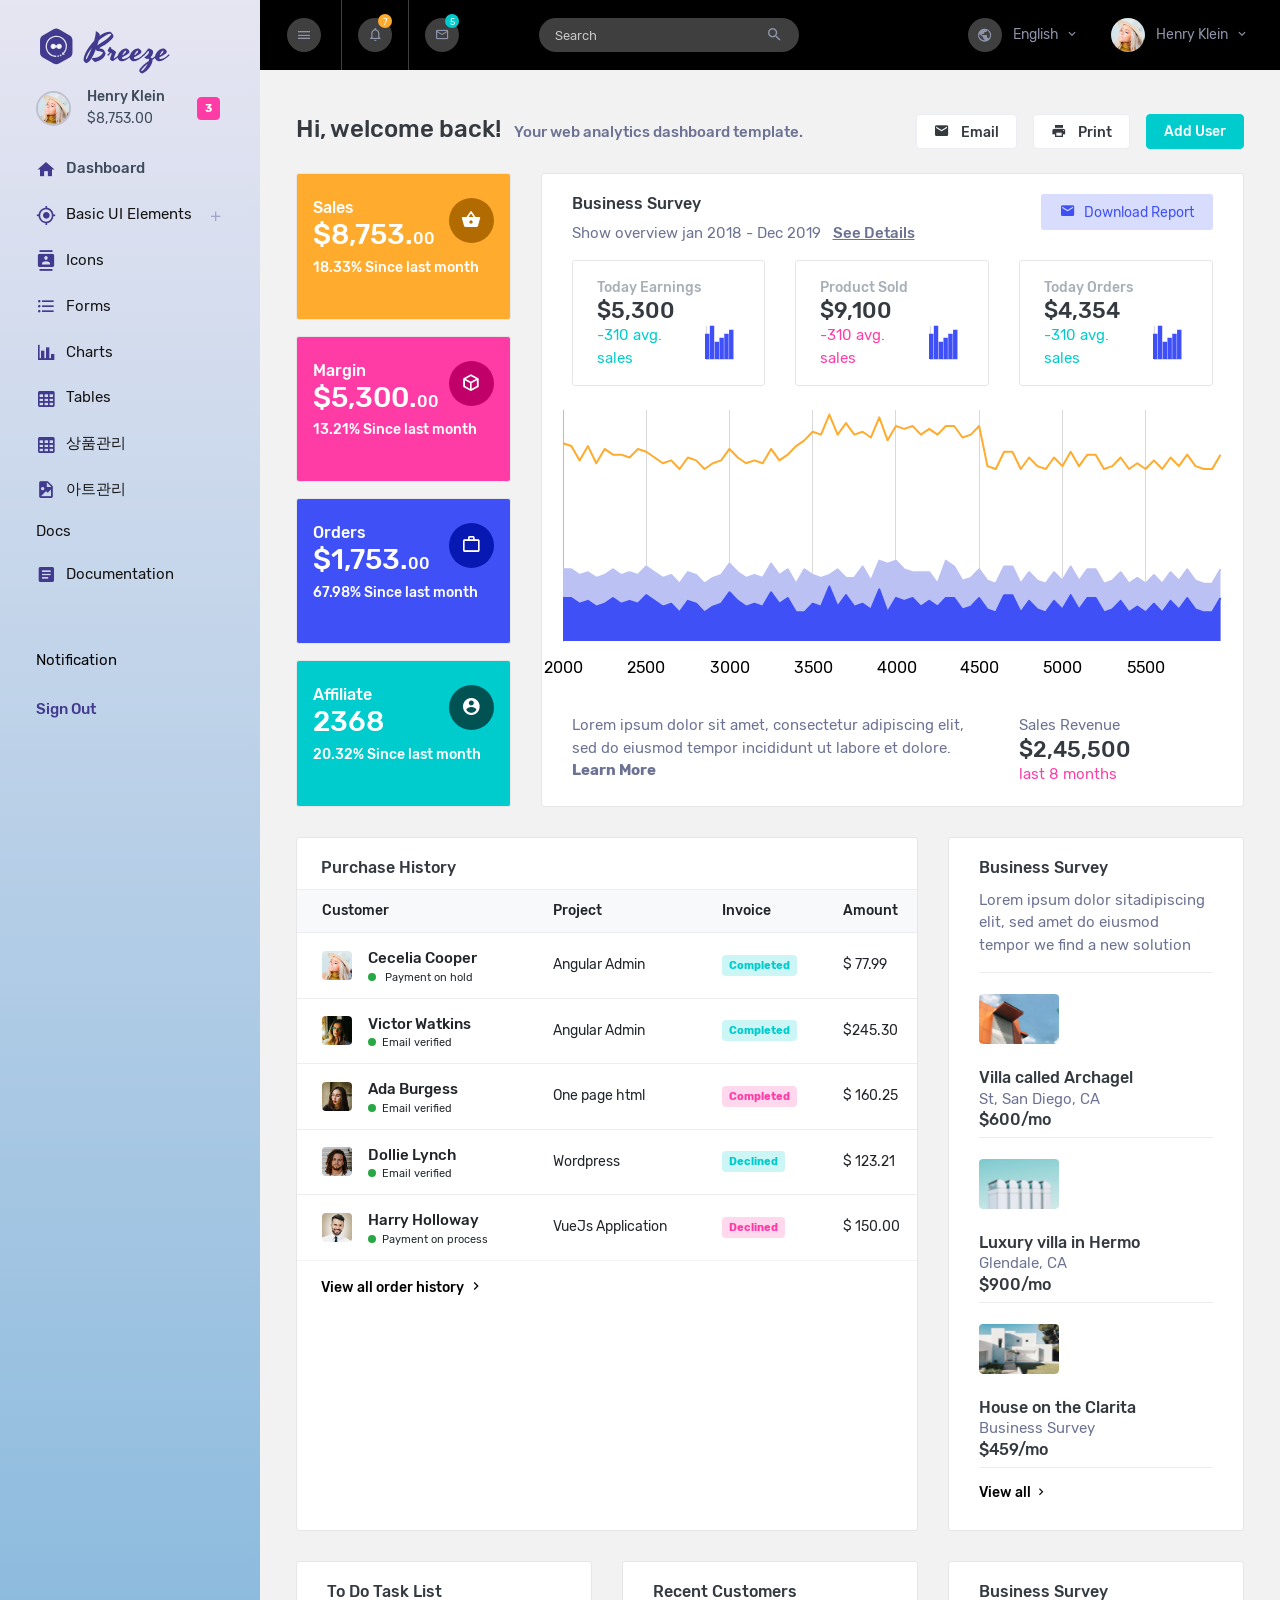
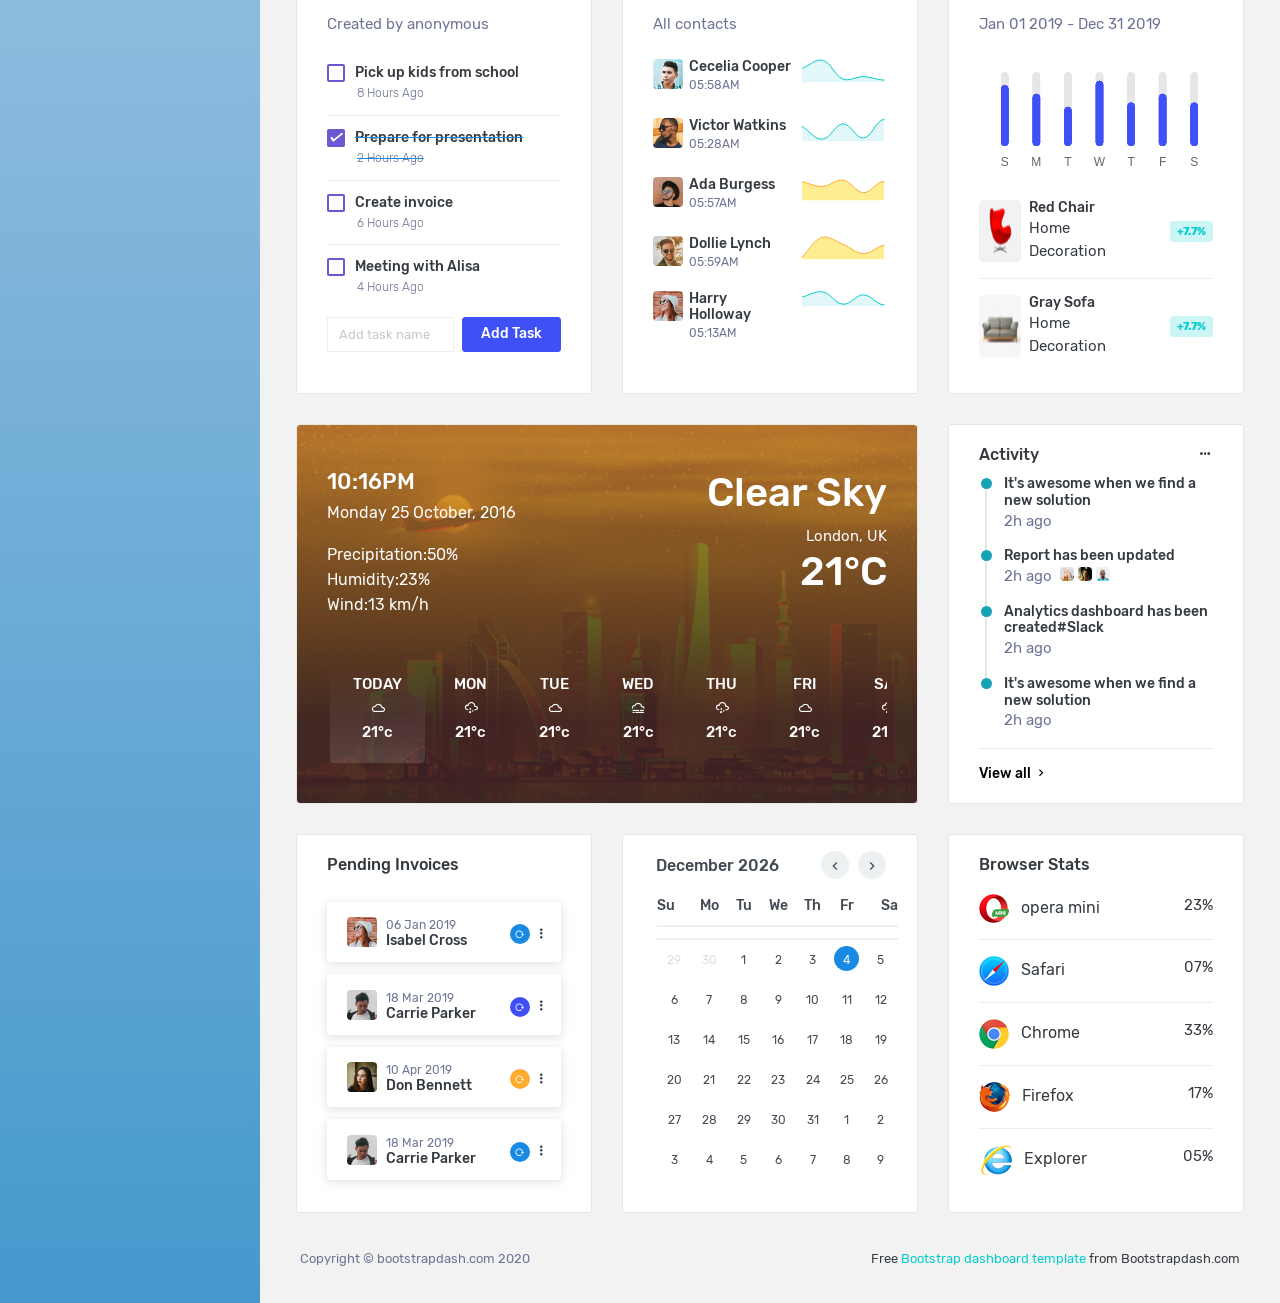
<file: mini_project_1/src/main/webapp/admin/index.html>
<!DOCTYPE html>
<html lang="en">
  <head>
    <!-- Required meta tags -->
    <meta charset="utf-8" />
    <meta name="viewport" content="width=device-width, initial-scale=1, shrink-to-fit=no" />
    <title>Breeze Admin</title>
    <link rel="stylesheet" href="assets/vendors/mdi/css/materialdesignicons.min.css" />
    <link rel="stylesheet" href="assets/vendors/flag-icon-css/css/flag-icon.min.css" />
    <link rel="stylesheet" href="assets/vendors/css/vendor.bundle.base.css" />
    <link rel="stylesheet" href="assets/vendors/font-awesome/css/font-awesome.min.css" />
    <link rel="stylesheet" href="assets/vendors/bootstrap-datepicker/bootstrap-datepicker.min.css" />
    <link rel="stylesheet" href="assets/css/style.css" />
    <link rel="shortcut icon" href="assets/images/favicon.png" />
  </head>
  <body>
    <div class="container-scroller">
      <nav class="sidebar sidebar-offcanvas" id="sidebar">
        <div class="text-center sidebar-brand-wrapper d-flex align-items-center">
          <a class="sidebar-brand brand-logo" href="index.html"><img src="assets/images/logo.svg" alt="logo" /></a>
          <a class="sidebar-brand brand-logo-mini pl-4 pt-3" href="index.html"><img src="assets/images/logo-mini.svg" alt="logo" /></a>
        </div>
        <ul class="nav">
          <li class="nav-item nav-profile">
            <a href="#" class="nav-link">
              <div class="nav-profile-image">
                <img src="assets/images/faces/face1.jpg" alt="profile" />
                <span class="login-status online"></span>
                <!--change to offline or busy as needed-->
              </div>
              <div class="nav-profile-text d-flex flex-column pr-3">
                <span class="font-weight-medium mb-2">Henry Klein</span>
                <span class="font-weight-normal">$8,753.00</span>
              </div>
              <span class="badge badge-danger text-white ml-3 rounded">3</span>
            </a>
          </li>
          <li class="nav-item">
            <a class="nav-link" href="index.html">
              <i class="mdi mdi-home menu-icon"></i>
              <span class="menu-title">Dashboard</span>
            </a>
          </li>
          <li class="nav-item">
            <a class="nav-link" data-toggle="collapse" href="#ui-basic" aria-expanded="false" aria-controls="ui-basic">
              <i class="mdi mdi-crosshairs-gps menu-icon"></i>
              <span class="menu-title">Basic UI Elements</span>
              <i class="menu-arrow"></i>
            </a>
            <div class="collapse" id="ui-basic">
              <ul class="nav flex-column sub-menu">
                <li class="nav-item">
                  <a class="nav-link" href="pages/ui-features/buttons.html">Buttons</a>
                </li>
                <li class="nav-item">
                  <a class="nav-link" href="pages/ui-features/dropdowns.html">Dropdowns</a>
                </li>
                <li class="nav-item">
                  <a class="nav-link" href="pages/ui-features/typography.html">Typography</a>
                </li>
              </ul>
            </div>
          </li>
          <li class="nav-item">
            <a class="nav-link" href="pages/icons/mdi.html">
              <i class="mdi mdi-contacts menu-icon"></i>
              <span class="menu-title">Icons</span>
            </a>
          </li>
          <li class="nav-item">
            <a class="nav-link" href="pages/forms/basic_elements.html">
              <i class="mdi mdi-format-list-bulleted menu-icon"></i>
              <span class="menu-title">Forms</span>
            </a>
          </li>
          <li class="nav-item">
            <a class="nav-link" href="pages/charts/chartjs.html">
              <i class="mdi mdi-chart-bar menu-icon"></i>
              <span class="menu-title">Charts</span>
            </a>
          </li>
          <li class="nav-item">
            <a class="nav-link" href="pages/tables/basic-table.html">
              <i class="mdi mdi-table-large menu-icon"></i>
              <span class="menu-title">Tables</span>
            </a>
          </li>
          <!-- begin 상품관리 --> 
          <li class="nav-item">
            <a class="nav-link" href="pages/tables/basic-table.html">
              <i class="mdi mdi-table-large menu-icon"></i>
              <span class="menu-title">상품관리</span>
            </a>
          </li>
           <!-- end 상품관리 -->
            <!-- begin 아트관리 --> 
          <li class="nav-item">
            <a class="nav-link" href="pages/tables/basic-table.html">
              <i class="mdi mdi-file-image menu-icon"></i>
              <span class="menu-title">아트관리</span>
            </a>
          </li>
           <!-- end 아트관리 -->
          <li class="nav-item">
            <span class="nav-link" href="#">
              <span class="menu-title">Docs</span>
            </span>
          </li>
          <li class="nav-item">
            <a class="nav-link" href="https://www.bootstrapdash.com/demo/breeze-free/documentation/documentation.html">
              <i class="mdi mdi-file-document-box menu-icon"></i>
              <span class="menu-title">Documentation</span>
            </a>
          </li>
          <li class="nav-item sidebar-actions">
            <div class="nav-link">
              <div class="mt-4">
                <div class="border-none">
                  <p class="text-black">Notification</p>
                </div>
                <ul class="mt-4 pl-0">
                  <li>Sign Out</li>
                </ul>
              </div>
            </div>
          </li>
        </ul>
      </nav>
      <div class="container-fluid page-body-wrapper">
        <div id="theme-settings" class="settings-panel">
          <i class="settings-close mdi mdi-close"></i>
          <p class="settings-heading">SIDEBAR SKINS</p>
          <div class="sidebar-bg-options selected" id="sidebar-default-theme">
            <div class="img-ss rounded-circle bg-light border mr-3"></div> Default
          </div>
          <div class="sidebar-bg-options" id="sidebar-dark-theme">
            <div class="img-ss rounded-circle bg-dark border mr-3"></div> Dark
          </div>
          <p class="settings-heading mt-2">HEADER SKINS</p>
          <div class="color-tiles mx-0 px-4">
            <div class="tiles light"></div>
            <div class="tiles dark"></div>
          </div>
        </div>
        <nav class="navbar col-lg-12 col-12 p-lg-0 fixed-top d-flex flex-row">
          <div class="navbar-menu-wrapper d-flex align-items-stretch justify-content-between">
            <a class="navbar-brand brand-logo-mini align-self-center d-lg-none" href="index.html"><img src="assets/images/logo-mini.svg" alt="logo" /></a>
            <button class="navbar-toggler navbar-toggler align-self-center mr-2" type="button" data-toggle="minimize">
              <i class="mdi mdi-menu"></i>
            </button>
            <ul class="navbar-nav">
              <li class="nav-item dropdown">
                <a class="nav-link count-indicator dropdown-toggle" id="notificationDropdown" href="#" data-toggle="dropdown">
                  <i class="mdi mdi-bell-outline"></i>
                  <span class="count count-varient1">7</span>
                </a>
                <div class="dropdown-menu navbar-dropdown navbar-dropdown-large preview-list" aria-labelledby="notificationDropdown">
                  <h6 class="p-3 mb-0">Notifications</h6>
                  <a class="dropdown-item preview-item">
                    <div class="preview-thumbnail">
                      <img src="assets/images/faces/face4.jpg" alt="" class="profile-pic" />
                    </div>
                    <div class="preview-item-content">
                      <p class="mb-0"> Dany Miles <span class="text-small text-muted">commented on your photo</span>
                      </p>
                    </div>
                  </a>
                  <a class="dropdown-item preview-item">
                    <div class="preview-thumbnail">
                      <img src="assets/images/faces/face3.jpg" alt="" class="profile-pic" />
                    </div>
                    <div class="preview-item-content">
                      <p class="mb-0"> James <span class="text-small text-muted">posted a photo on your wall</span>
                      </p>
                    </div>
                  </a>
                  <a class="dropdown-item preview-item">
                    <div class="preview-thumbnail">
                      <img src="assets/images/faces/face2.jpg" alt="" class="profile-pic" />
                    </div>
                    <div class="preview-item-content">
                      <p class="mb-0"> Alex <span class="text-small text-muted">just mentioned you in his post</span>
                      </p>
                    </div>
                  </a>
                  <div class="dropdown-divider"></div>
                  <p class="p-3 mb-0">View all activities</p>
                </div>
              </li>
              <li class="nav-item dropdown d-none d-sm-flex">
                <a class="nav-link count-indicator dropdown-toggle" id="messageDropdown" href="#" data-toggle="dropdown">
                  <i class="mdi mdi-email-outline"></i>
                  <span class="count count-varient2">5</span>
                </a>
                <div class="dropdown-menu navbar-dropdown navbar-dropdown-large preview-list" aria-labelledby="messageDropdown">
                  <h6 class="p-3 mb-0">Messages</h6>
                  <a class="dropdown-item preview-item">
                    <div class="preview-item-content flex-grow">
                      <span class="badge badge-pill badge-success">Request</span>
                      <p class="text-small text-muted ellipsis mb-0"> Suport needed for user123 </p>
                    </div>
                    <p class="text-small text-muted align-self-start"> 4:10 PM </p>
                  </a>
                  <a class="dropdown-item preview-item">
                    <div class="preview-item-content flex-grow">
                      <span class="badge badge-pill badge-warning">Invoices</span>
                      <p class="text-small text-muted ellipsis mb-0"> Invoice for order is mailed </p>
                    </div>
                    <p class="text-small text-muted align-self-start"> 4:10 PM </p>
                  </a>
                  <a class="dropdown-item preview-item">
                    <div class="preview-item-content flex-grow">
                      <span class="badge badge-pill badge-danger">Projects</span>
                      <p class="text-small text-muted ellipsis mb-0"> New project will start tomorrow </p>
                    </div>
                    <p class="text-small text-muted align-self-start"> 4:10 PM </p>
                  </a>
                  <h6 class="p-3 mb-0">See all activity</h6>
                </div>
              </li>
              <li class="nav-item nav-search border-0 ml-1 ml-md-3 ml-lg-5 d-none d-md-flex">
                <form class="nav-link form-inline mt-2 mt-md-0">
                  <div class="input-group">
                    <input type="text" class="form-control" placeholder="Search" />
                    <div class="input-group-append">
                      <span class="input-group-text">
                        <i class="mdi mdi-magnify"></i>
                      </span>
                    </div>
                  </div>
                </form>
              </li>
            </ul>
            <ul class="navbar-nav navbar-nav-right ml-lg-auto">
              <li class="nav-item dropdown d-none d-xl-flex border-0">
                <a class="nav-link dropdown-toggle" id="languageDropdown" href="#" data-toggle="dropdown">
                  <i class="mdi mdi-earth"></i> English </a>
                <div class="dropdown-menu navbar-dropdown" aria-labelledby="languageDropdown">
                  <a class="dropdown-item" href="#"> French </a>
                  <a class="dropdown-item" href="#"> Spain </a>
                  <a class="dropdown-item" href="#"> Latin </a>
                  <a class="dropdown-item" href="#"> Japanese </a>
                </div>
              </li>
              <li class="nav-item nav-profile dropdown border-0">
                <a class="nav-link dropdown-toggle" id="profileDropdown" href="#" data-toggle="dropdown">
                  <img class="nav-profile-img mr-2" alt="" src="assets/images/faces/face1.jpg" />
                  <span class="profile-name">Henry Klein</span>
                </a>
                <div class="dropdown-menu navbar-dropdown w-100" aria-labelledby="profileDropdown">
                  <a class="dropdown-item" href="#">
                    <i class="mdi mdi-cached mr-2 text-success"></i> Activity Log </a>
                  <a class="dropdown-item" href="#">
                    <i class="mdi mdi-logout mr-2 text-primary"></i> Signout </a>
                </div>
              </li>
            </ul>
            <button class="navbar-toggler navbar-toggler-right d-lg-none align-self-center" type="button" data-toggle="offcanvas">
              <span class="mdi mdi-menu"></span>
            </button>
          </div>
        </nav>
        <div class="main-panel">
          <div class="content-wrapper pb-0">
            <div class="page-header flex-wrap">
              <h3 class="mb-0"> Hi, welcome back! <span class="pl-0 h6 pl-sm-2 text-muted d-inline-block">Your web analytics dashboard template.</span>
              </h3>
              <div class="d-flex">
                <button type="button" class="btn btn-sm bg-white btn-icon-text border">
                  <i class="mdi mdi-email btn-icon-prepend"></i> Email </button>
                <button type="button" class="btn btn-sm bg-white btn-icon-text border ml-3">
                  <i class="mdi mdi-printer btn-icon-prepend"></i> Print </button>
                <button type="button" class="btn btn-sm ml-3 btn-success"> Add User </button>
              </div>
            </div>
            <div class="row">
              <div class="col-xl-3 col-lg-12 stretch-card grid-margin">
                <div class="row">
                  <div class="col-xl-12 col-md-6 stretch-card grid-margin grid-margin-sm-0 pb-sm-3">
                    <div class="card bg-warning">
                      <div class="card-body px-3 py-4">
                        <div class="d-flex justify-content-between align-items-start">
                          <div class="color-card">
                            <p class="mb-0 color-card-head">Sales</p>
                            <h2 class="text-white"> $8,753.<span class="h5">00</span>
                            </h2>
                          </div>
                          <i class="card-icon-indicator mdi mdi-basket bg-inverse-icon-warning"></i>
                        </div>
                        <h6 class="text-white">18.33% Since last month</h6>
                      </div>
                    </div>
                  </div>
                  <div class="col-xl-12 col-md-6 stretch-card grid-margin grid-margin-sm-0 pb-sm-3">
                    <div class="card bg-danger">
                      <div class="card-body px-3 py-4">
                        <div class="d-flex justify-content-between align-items-start">
                          <div class="color-card">
                            <p class="mb-0 color-card-head">Margin</p>
                            <h2 class="text-white"> $5,300.<span class="h5">00</span>
                            </h2>
                          </div>
                          <i class="card-icon-indicator mdi mdi-cube-outline bg-inverse-icon-danger"></i>
                        </div>
                        <h6 class="text-white">13.21% Since last month</h6>
                      </div>
                    </div>
                  </div>
                  <div class="col-xl-12 col-md-6 stretch-card grid-margin grid-margin-sm-0 pb-sm-3 pb-lg-0 pb-xl-3">
                    <div class="card bg-primary">
                      <div class="card-body px-3 py-4">
                        <div class="d-flex justify-content-between align-items-start">
                          <div class="color-card">
                            <p class="mb-0 color-card-head">Orders</p>
                            <h2 class="text-white"> $1,753.<span class="h5">00</span>
                            </h2>
                          </div>
                          <i class="card-icon-indicator mdi mdi-briefcase-outline bg-inverse-icon-primary"></i>
                        </div>
                        <h6 class="text-white">67.98% Since last month</h6>
                      </div>
                    </div>
                  </div>
                  <div class="col-xl-12 col-md-6 stretch-card pb-sm-3 pb-lg-0">
                    <div class="card bg-success">
                      <div class="card-body px-3 py-4">
                        <div class="d-flex justify-content-between align-items-start">
                          <div class="color-card">
                            <p class="mb-0 color-card-head">Affiliate</p>
                            <h2 class="text-white">2368</h2>
                          </div>
                          <i class="card-icon-indicator mdi mdi-account-circle bg-inverse-icon-success"></i>
                        </div>
                        <h6 class="text-white">20.32% Since last month</h6>
                      </div>
                    </div>
                  </div>
                </div>
              </div>
              <div class="col-xl-9 stretch-card grid-margin">
                <div class="card">
                  <div class="card-body">
                    <div class="row">
                      <div class="col-sm-7">
                        <h5>Business Survey</h5>
                        <p class="text-muted"> Show overview jan 2018 - Dec 2019 <a class="text-muted font-weight-medium pl-2" href="#"><u>See Details</u></a>
                        </p>
                      </div>
                      <div class="col-sm-5 text-md-right">
                        <button type="button" class="btn btn-icon-text mb-3 mb-sm-0 btn-inverse-primary font-weight-normal">
                          <i class="mdi mdi-email btn-icon-prepend"></i>Download Report </button>
                      </div>
                    </div>
                    <div class="row">
                      <div class="col-sm-4">
                        <div class="card mb-3 mb-sm-0">
                          <div class="card-body py-3 px-4">
                            <p class="m-0 survey-head">Today Earnings</p>
                            <div class="d-flex justify-content-between align-items-end flot-bar-wrapper">
                              <div>
                                <h3 class="m-0 survey-value">$5,300</h3>
                                <p class="text-success m-0">-310 avg. sales</p>
                              </div>
                              <div id="earningChart" class="flot-chart"></div>
                            </div>
                          </div>
                        </div>
                      </div>
                      <div class="col-sm-4">
                        <div class="card mb-3 mb-sm-0">
                          <div class="card-body py-3 px-4">
                            <p class="m-0 survey-head">Product Sold</p>
                            <div class="d-flex justify-content-between align-items-end flot-bar-wrapper">
                              <div>
                                <h3 class="m-0 survey-value">$9,100</h3>
                                <p class="text-danger m-0">-310 avg. sales</p>
                              </div>
                              <div id="productChart" class="flot-chart"></div>
                            </div>
                          </div>
                        </div>
                      </div>
                      <div class="col-sm-4">
                        <div class="card">
                          <div class="card-body py-3 px-4">
                            <p class="m-0 survey-head">Today Orders</p>
                            <div class="d-flex justify-content-between align-items-end flot-bar-wrapper">
                              <div>
                                <h3 class="m-0 survey-value">$4,354</h3>
                                <p class="text-success m-0">-310 avg. sales</p>
                              </div>
                              <div id="orderChart" class="flot-chart"></div>
                            </div>
                          </div>
                        </div>
                      </div>
                    </div>
                    <div class="row my-3">
                      <div class="col-sm-12">
                        <div class="flot-chart-wrapper">
                          <div id="flotChart" class="flot-chart">
                            <canvas class="flot-base"></canvas>
                          </div>
                        </div>
                      </div>
                    </div>
                    <div class="row">
                      <div class="col-sm-8">
                        <p class="text-muted mb-0"> Lorem ipsum dolor sit amet, consectetur adipiscing elit, sed do eiusmod tempor incididunt ut labore et dolore. <b>Learn More</b>
                        </p>
                      </div>
                      <div class="col-sm-4">
                        <p class="mb-0 text-muted">Sales Revenue</p>
                        <h5 class="d-inline-block survey-value mb-0"> $2,45,500 </h5>
                        <p class="d-inline-block text-danger mb-0"> last 8 months </p>
                      </div>
                    </div>
                  </div>
                </div>
              </div>
            </div>
            <div class="row">
              <div class="col-xl-8 col-sm-6 grid-margin stretch-card">
                <div class="card">
                  <div class="card-body px-0 overflow-auto">
                    <h4 class="card-title pl-4">Purchase History</h4>
                    <div class="table-responsive">
                      <table class="table">
                        <thead class="bg-light">
                          <tr>
                            <th>Customer</th>
                            <th>Project</th>
                            <th>Invoice</th>
                            <th>Amount</th>
                          </tr>
                        </thead>
                        <tbody>
                          <tr>
                            <td>
                              <div class="d-flex align-items-center">
                                <img src="assets/images/faces/face1.jpg" alt="image" />
                                <div class="table-user-name ml-3">
                                  <p class="mb-0 font-weight-medium"> Cecelia Cooper </p>
                                  <small> Payment on hold</small>
                                </div>
                              </div>
                            </td>
                            <td>Angular Admin</td>
                            <td>
                              <div class="badge badge-inverse-success"> Completed </div>
                            </td>
                            <td>$ 77.99</td>
                          </tr>
                          <tr>
                            <td>
                              <div class="d-flex align-items-center">
                                <img src="assets/images/faces/face10.jpg" alt="image" />
                                <div class="table-user-name ml-3">
                                  <p class="mb-0 font-weight-medium"> Victor Watkins </p>
                                  <small>Email verified</small>
                                </div>
                              </div>
                            </td>
                            <td>Angular Admin</td>
                            <td>
                              <div class="badge badge-inverse-success"> Completed </div>
                            </td>
                            <td>$245.30</td>
                          </tr>
                          <tr>
                            <td>
                              <div class="d-flex align-items-center">
                                <img src="assets/images/faces/face11.jpg" alt="image" />
                                <div class="table-user-name ml-3">
                                  <p class="mb-0 font-weight-medium"> Ada Burgess </p>
                                  <small>Email verified</small>
                                </div>
                              </div>
                            </td>
                            <td>One page html</td>
                            <td>
                              <div class="badge badge-inverse-danger"> Completed </div>
                            </td>
                            <td>$ 160.25</td>
                          </tr>
                          <tr>
                            <td>
                              <div class="d-flex align-items-center">
                                <img src="assets/images/faces/face13.jpg" alt="image" />
                                <div class="table-user-name ml-3">
                                  <p class="mb-0 font-weight-medium"> Dollie Lynch </p>
                                  <small>Email verified</small>
                                </div>
                              </div>
                            </td>
                            <td>Wordpress</td>
                            <td>
                              <div class="badge badge-inverse-success"> Declined </div>
                            </td>
                            <td>$ 123.21</td>
                          </tr>
                          <tr>
                            <td>
                              <div class="d-flex align-items-center">
                                <img src="assets/images/faces/face16.jpg" alt="image" />
                                <div class="table-user-name ml-3">
                                  <p class="mb-0 font-weight-medium"> Harry Holloway </p>
                                  <small>Payment on process</small>
                                </div>
                              </div>
                            </td>
                            <td>VueJs Application</td>
                            <td>
                              <div class="badge badge-inverse-danger"> Declined </div>
                            </td>
                            <td>$ 150.00</td>
                          </tr>
                        </tbody>
                      </table>
                    </div>
                    <a class="text-black mt-3 d-block pl-4" href="#">
                      <span class="font-weight-medium h6">View all order history</span>
                      <i class="mdi mdi-chevron-right"></i></a>
                  </div>
                </div>
              </div>
              <div class="col-xl-4 col-sm-6 grid-margin stretch-card">
                <div class="card">
                  <div class="card-body">
                    <div class="card-title font-weight-medium"> Business Survey </div>
                    <p class="text-muted"> Lorem ipsum dolor sitadipiscing elit, sed amet do eiusmod tempor we find a new solution </p>
                    <div class="d-flex flex-wrap border-bottom py-2 border-top justify-content-between">
                      <img class="survey-img mb-lg-3" src="assets/images/dashboard/img_3.jpg" alt="" />
                      <div class="pt-2">
                        <h5 class="mb-0">Villa called Archagel</h5>
                        <p class="mb-0 text-muted">St, San Diego, CA</p>
                        <h5 class="mb-0">$600/mo</h5>
                      </div>
                    </div>
                    <div class="d-flex flex-wrap border-bottom py-2 justify-content-between">
                      <img class="survey-img mb-lg-3" src="assets/images/dashboard/img_1.jpg" alt="" />
                      <div class="pt-2">
                        <h5 class="mb-0">Luxury villa in Hermo</h5>
                        <p class="mb-0 text-muted">Glendale, CA</p>
                        <h5 class="mb-0">$900/mo</h5>
                      </div>
                    </div>
                    <div class="d-flex flex-wrap border-bottom py-2 justify-content-between">
                      <img class="survey-img mb-lg-3" src="assets/images/dashboard/img_2.jpg" alt="" />
                      <div class="pt-2">
                        <h5 class="mb-0">House on the Clarita</h5>
                        <p class="mb-0 text-muted">Business Survey</p>
                        <h5 class="mb-0">$459/mo</h5>
                      </div>
                    </div>
                    <a class="text-black mt-3 d-block font-weight-medium h6" href="#">View all <i class="mdi mdi-chevron-right"></i></a>
                  </div>
                </div>
              </div>
            </div>
            <div class="row">
              <div class="col-xl-4 grid-margin stretch-card">
                <div class="card">
                  <div class="card-body">
                    <h4 class="card-title text-black">To do Task List</h4>
                    <p class="text-muted">Created by anonymous</p>
                    <div class="list-wrapper">
                      <ul class="d-flex flex-column-reverse todo-list todo-list-custom">
                        <li>
                          <div class="form-check">
                            <label class="form-check-label">
                              <input class="checkbox" type="checkbox" /> Meeting with Alisa </label>
                            <span class="list-time">4 Hours Ago</span>
                          </div>
                        </li>
                        <li>
                          <div class="form-check">
                            <label class="form-check-label">
                              <input class="checkbox" type="checkbox" /> Create invoice </label>
                            <span class="list-time">6 Hours Ago</span>
                          </div>
                        </li>
                        <li class="completed">
                          <div class="form-check">
                            <label class="form-check-label">
                              <input class="checkbox" type="checkbox" checked /> Prepare for presentation </label>
                            <span class="list-time">2 Hours Ago</span>
                          </div>
                        </li>
                        <li>
                          <div class="form-check">
                            <label class="form-check-label">
                              <input class="checkbox" type="checkbox" /> Pick up kids from school </label>
                            <span class="list-time">8 Hours Ago</span>
                          </div>
                        </li>
                      </ul>
                    </div>
                    <div class="add-items d-flex flex-wrap flex-sm-nowrap">
                      <input type="text" class="form-control todo-list-input flex-grow" placeholder="Add task name" />
                      <button class="add btn btn-primary font-weight-regular text-nowrap" id="add-task"> Add Task </button>
                    </div>
                  </div>
                </div>
              </div>
              <div class="col-xl-4 col-md-6 grid-margin stretch-card">
                <div class="card">
                  <div class="card-body">
                    <h4 class="card-title text-black">Recent Customers</h4>
                    <p class="text-muted">All contacts</p>
                    <div class="row pt-2 pb-1">
                      <div class="col-12 col-sm-7">
                        <div class="row">
                          <div class="col-4 col-md-4">
                            <img class="customer-img" src="assets/images/faces/face22.jpg" alt="" />
                          </div>
                          <div class="col-8 col-md-8 p-sm-0">
                            <h6 class="mb-0">Cecelia Cooper</h6>
                            <p class="text-muted font-12">05:58AM</p>
                          </div>
                        </div>
                      </div>
                      <div class="col-sm-5 pl-0">
                        <canvas id="areaChart1"></canvas>
                      </div>
                    </div>
                    <div class="row py-1">
                      <div class="col-sm-7">
                        <div class="row">
                          <div class="col-4 col-sm-4">
                            <img class="customer-img" src="assets/images/faces/face25.jpg" alt="" />
                          </div>
                          <div class="col-8 col-sm-8 p-sm-0">
                            <h6 class="mb-0">Victor Watkins</h6>
                            <p class="text-muted font-12">05:28AM</p>
                          </div>
                        </div>
                      </div>
                      <div class="col-sm-5 pl-0">
                        <canvas id="areaChart2"></canvas>
                      </div>
                    </div>
                    <div class="row py-1">
                      <div class="col-sm-7">
                        <div class="row">
                          <div class="col-4 col-sm-4">
                            <img class="customer-img" src="assets/images/faces/face15.jpg" alt="" />
                          </div>
                          <div class="col-8 col-sm-8 p-sm-0">
                            <h6 class="mb-0">Ada Burgess</h6>
                            <p class="text-muted font-12">05:57AM</p>
                          </div>
                        </div>
                      </div>
                      <div class="col-sm-5 pl-0">
                        <canvas id="areaChart3"></canvas>
                      </div>
                    </div>
                    <div class="row py-1">
                      <div class="col-sm-7">
                        <div class="row">
                          <div class="col-4 col-sm-4">
                            <img class="customer-img" src="assets/images/faces/face5.jpg" alt="" />
                          </div>
                          <div class="col-8 col-sm-8 p-sm-0">
                            <h6 class="mb-0">Dollie Lynch</h6>
                            <p class="text-muted font-12">05:59AM</p>
                          </div>
                        </div>
                      </div>
                      <div class="col-sm-5 pl-0">
                        <canvas id="areaChart4"></canvas>
                      </div>
                    </div>
                    <div class="row">
                      <div class="col-sm-7">
                        <div class="row">
                          <div class="col-4 col-sm-4">
                            <img class="customer-img" src="assets/images/faces/face2.jpg" alt="" />
                          </div>
                          <div class="col-8 col-sm-8 p-sm-0">
                            <h6 class="mb-0">Harry Holloway</h6>
                            <p class="text-muted font-12 mb-0">05:13AM</p>
                          </div>
                        </div>
                      </div>
                      <div class="col-sm-5 pl-0">
                        <canvas id="areaChart5" height="100"></canvas>
                      </div>
                    </div>
                  </div>
                </div>
              </div>
              <div class="col-xl-4 col-md-6 grid-margin stretch-card">
                <div class="card">
                  <div class="card-body">
                    <h4 class="card-title text-black">Business Survey</h4>
                    <p class="text-muted pb-2">Jan 01 2019 - Dec 31 2019</p>
                    <canvas id="surveyBar"></canvas>
                    <div class="row border-bottom pb-3 pt-4 align-items-center mx-0">
                      <div class="col-sm-9 pl-0">
                        <div class="d-flex">
                          <img src="assets/images/dashboard/img_4.jpg" alt="" />
                          <div class="pl-2">
                            <h6 class="m-0">Red Chair</h6>
                            <p class="m-0">Home Decoration</p>
                          </div>
                        </div>
                      </div>
                      <div class="col-sm-3 pl-0 pl-sm-3">
                        <div class="badge badge-inverse-success mt-3 mt-sm-0"> +7.7% </div>
                      </div>
                    </div>
                    <div class="row py-3 align-items-center mx-0">
                      <div class="col-sm-9 pl-0">
                        <div class="d-flex">
                          <img src="assets/images/dashboard/img_5.jpg" alt="" />
                          <div class="pl-2">
                            <h6 class="m-0">Gray Sofa</h6>
                            <p class="m-0">Home Decoration</p>
                          </div>
                        </div>
                      </div>
                      <div class="col-sm-3 pl-0 pl-sm-3">
                        <div class="badge badge-inverse-success mt-3 mt-sm-0"> +7.7% </div>
                      </div>
                    </div>
                  </div>
                </div>
              </div>
            </div>
            <div class="row">
              <div class="col-xl-8 grid-margin stretch-card">
                <div class="card card-calender">
                  <div class="card-body">
                    <div class="row pt-4">
                      <div class="col-sm-6">
                        <h1 class="text-white">10:16PM</h1>
                        <h5 class="text-white">Monday 25 October, 2016</h5>
                        <h5 class="text-white pt-2 m-0">Precipitation:50%</h5>
                        <h5 class="text-white m-0">Humidity:23%</h5>
                        <h5 class="text-white m-0">Wind:13 km/h</h5>
                      </div>
                      <div class="col-sm-6 text-sm-right pt-3 pt-sm-0">
                        <h3 class="text-white">Clear Sky</h3>
                        <p class="text-white m-0">London, UK</p>
                        <h3 class="text-white m-0">21°C</h3>
                      </div>
                    </div>
                    <div class="row mt-5">
                      <div class="col-sm-12">
                        <ul class="d-flex pl-0 overflow-auto">
                          <li class="weakly-weather-item text-white font-weight-medium text-center active">
                            <p class="mb-0">TODAY</p>
                            <i class="mdi mdi-weather-cloudy"></i>
                            <p class="mb-0">21<span class="symbol">°c</span></p>
                          </li>
                          <li class="weakly-weather-item text-white font-weight-medium text-center">
                            <p class="mb-0">MON</p>
                            <i class="mdi mdi-weather-hail"></i>
                            <p class="mb-0">21<span class="symbol">°c</span></p>
                          </li>
                          <li class="weakly-weather-item text-white font-weight-medium text-center">
                            <p class="mb-0">TUE</p>
                            <i class="mdi mdi-weather-cloudy"></i>
                            <p class="mb-0">21<span class="symbol">°c</span></p>
                          </li>
                          <li class="weakly-weather-item text-white font-weight-medium text-center">
                            <p class="mb-0">WED</p>
                            <i class="mdi mdi-weather-fog"></i>
                            <p class="mb-0">21<span class="symbol">°c</span></p>
                          </li>
                          <li class="weakly-weather-item text-white font-weight-medium text-center">
                            <p class="mb-0">THU</p>
                            <i class="mdi mdi-weather-hail"></i>
                            <p class="mb-0">21<span class="symbol">°c</span></p>
                          </li>
                          <li class="weakly-weather-item text-white font-weight-medium text-center">
                            <p class="mb-0">FRI</p>
                            <i class="mdi mdi-weather-cloudy"></i>
                            <p class="mb-0">21<span class="symbol">°c</span></p>
                          </li>
                          <li class="weakly-weather-item text-white font-weight-medium text-center">
                            <p class="mb-0">SAT</p>
                            <i class="mdi mdi-weather-hail"></i>
                            <p class="mb-0">21<span class="symbol">°c</span></p>
                          </li>
                          <li class="weakly-weather-item text-white font-weight-medium text-center">
                            <p class="mb-0">SUN</p>
                            <i class="mdi mdi-weather-cloudy"></i>
                            <p class="mb-0">21<span class="symbol">°c</span></p>
                          </li>
                        </ul>
                      </div>
                    </div>
                  </div>
                </div>
              </div>
              <div class="col-xl-4 grid-margin stretch-card">
                <!--activity-->
                <div class="card">
                  <div class="card-body">
                    <h4 class="card-title">
                      <span class="d-flex justify-content-between">
                        <span>Activity</span>
                        <span class="dropdown dropleft d-block">
                          <span id="dropdownMenuButton1" data-toggle="dropdown" role="button" aria-haspopup="true" aria-expanded="false">
                            <span><i class="mdi mdi-dots-horizontal"></i></span>
                          </span>
                          <span class="dropdown-menu" aria-labelledby="dropdownMenuButton1">
                            <a class="dropdown-item" href="#">Contact</a>
                            <a class="dropdown-item" href="#">Helpdesk</a>
                            <a class="dropdown-item" href="#">Chat with us</a>
                          </span>
                        </span>
                      </span>
                    </h4>
                    <ul class="gradient-bullet-list border-bottom">
                      <li>
                        <h6 class="mb-0"> It's awesome when we find a new solution </h6>
                        <p class="text-muted">2h ago</p>
                      </li>
                      <li>
                        <h6 class="mb-0">Report has been updated</h6>
                        <p class="text-muted">
                          <span>2h ago</span>
                          <span class="d-inline-block">
                            <span class="d-flex d-inline-block">
                              <img class="ml-1" src="assets/images/faces/face1.jpg" alt="" />
                              <img class="ml-1" src="assets/images/faces/face10.jpg" alt="" />
                              <img class="ml-1" src="assets/images/faces/face14.jpg" alt="" />
                            </span>
                          </span>
                        </p>
                      </li>
                      <li>
                        <h6 class="mb-0"> Analytics dashboard has been created#Slack </h6>
                        <p class="text-muted">2h ago</p>
                      </li>
                      <li>
                        <h6 class="mb-0"> It's awesome when we find a new solution </h6>
                        <p class="text-muted">2h ago</p>
                      </li>
                    </ul>
                    <a class="text-black mt-3 mb-0 d-block h6" href="#">View all <i class="mdi mdi-chevron-right"></i></a>
                  </div>
                </div>
                <!--activity ends-->
              </div>
            </div>
            <div class="row">
              <div class="col-xl-4 col-md-6 grid-margin stretch-card">
                <div class="card card-invoice">
                  <div class="card-body">
                    <h4 class="card-title pb-3">Pending invoices</h4>
                    <div class="list-card">
                      <div class="row align-items-center">
                        <div class="col-7 col-sm-8">
                          <div class="row align-items-center">
                            <div class="col-sm-4">
                              <img src="assets/images/faces/face2.jpg" alt="" />
                            </div>
                            <div class="col-sm-8 pr-0 pl-sm-0">
                              <span>06 Jan 2019</span>
                              <h6 class="mb-1 mb-sm-0">Isabel Cross</h6>
                            </div>
                          </div>
                        </div>
                        <div class="col-5 col-sm-4">
                          <div class="d-flex pt-1 align-items-center">
                            <div class="reload-outer bg-info">
                              <i class="mdi mdi-reload"></i>
                            </div>
                            <div class="dropdown dropleft pl-1 pt-3">
                              <div id="dropdownMenuButton2" data-toggle="dropdown" role="button" aria-haspopup="true" aria-expanded="false">
                                <p><i class="mdi mdi-dots-vertical"></i></p>
                              </div>
                              <div class="dropdown-menu" aria-labelledby="dropdownMenuButton2">
                                <a class="dropdown-item" href="#">Sales</a>
                                <a class="dropdown-item" href="#">Track Invoice</a>
                                <a class="dropdown-item" href="#">Payment History</a>
                              </div>
                            </div>
                          </div>
                        </div>
                      </div>
                    </div>
                    <div class="list-card">
                      <div class="row align-items-center">
                        <div class="col-7 col-sm-8">
                          <div class="row align-items-center">
                            <div class="col-sm-4">
                              <img src="assets/images/faces/face3.jpg" alt="" />
                            </div>
                            <div class="col-sm-8 pr-0 pl-sm-0">
                              <span>18 Mar 2019</span>
                              <h6 class="mb-1 mb-sm-0">Carrie Parker</h6>
                            </div>
                          </div>
                        </div>
                        <div class="col-5 col-sm-4">
                          <div class="d-flex pt-1 align-items-center">
                            <div class="reload-outer bg-primary">
                              <i class="mdi mdi-reload"></i>
                            </div>
                            <div class="dropdown dropleft pl-1 pt-3">
                              <div id="dropdownMenuButton3" data-toggle="dropdown" role="button" aria-haspopup="true" aria-expanded="false">
                                <p><i class="mdi mdi-dots-vertical"></i></p>
                              </div>
                              <div class="dropdown-menu" aria-labelledby="dropdownMenuButton3">
                                <a class="dropdown-item" href="#">Sales</a>
                                <a class="dropdown-item" href="#">Track Invoice</a>
                                <a class="dropdown-item" href="#">Payment History</a>
                              </div>
                            </div>
                          </div>
                        </div>
                      </div>
                    </div>
                    <div class="list-card">
                      <div class="row align-items-center">
                        <div class="col-7 col-sm-8">
                          <div class="row align-items-center">
                            <div class="col-sm-4">
                              <img src="assets/images/faces/face11.jpg" alt="" />
                            </div>
                            <div class="col-sm-8 pr-0 pl-sm-0">
                              <span>10 Apr 2019</span>
                              <h6 class="mb-1 mb-sm-0">Don Bennett</h6>
                            </div>
                          </div>
                        </div>
                        <div class="col-5 col-sm-4">
                          <div class="d-flex pt-1 align-items-center">
                            <div class="reload-outer bg-warning">
                              <i class="mdi mdi-reload"></i>
                            </div>
                            <div class="dropdown dropleft pl-1 pt-3">
                              <div id="dropdownMenuButton4" data-toggle="dropdown" role="button" aria-haspopup="true" aria-expanded="false">
                                <p><i class="mdi mdi-dots-vertical"></i></p>
                              </div>
                              <div class="dropdown-menu" aria-labelledby="dropdownMenuButton4">
                                <a class="dropdown-item" href="#">Sales</a>
                                <a class="dropdown-item" href="#">Track Invoice</a>
                                <a class="dropdown-item" href="#">Payment History</a>
                              </div>
                            </div>
                          </div>
                        </div>
                      </div>
                    </div>
                    <div class="list-card">
                      <div class="row align-items-center">
                        <div class="col-7 col-sm-8">
                          <div class="row align-items-center">
                            <div class="col-sm-4">
                              <img src="assets/images/faces/face3.jpg" alt="" />
                            </div>
                            <div class="col-sm-8 pr-0 pl-sm-0">
                              <span>18 Mar 2019</span>
                              <h6 class="mb-1 mb-sm-0">Carrie Parker</h6>
                            </div>
                          </div>
                        </div>
                        <div class="col-5 col-sm-4">
                          <div class="d-flex pt-1 align-items-center">
                            <div class="reload-outer bg-info">
                              <i class="mdi mdi-reload"></i>
                            </div>
                            <div class="dropdown dropleft pl-1 pt-3">
                              <div id="dropdownMenuButton5" data-toggle="dropdown" role="button" aria-haspopup="true" aria-expanded="false">
                                <p><i class="mdi mdi-dots-vertical"></i></p>
                              </div>
                              <div class="dropdown-menu" aria-labelledby="dropdownMenuButton5">
                                <a class="dropdown-item" href="#">Sales</a>
                                <a class="dropdown-item" href="#">Track Invoice</a>
                                <a class="dropdown-item" href="#">Payment History</a>
                              </div>
                            </div>
                          </div>
                        </div>
                      </div>
                    </div>
                  </div>
                </div>
              </div>
              <div class="col-xl-4 col-md-6 grid-margin stretch-card">
                <!--datepicker-->
                <div class="card">
                  <div class="card-body">
                    <div id="inline-datepicker" class="datepicker table-responsive"></div>
                  </div>
                </div>
                <!--datepicker ends-->
              </div>
              <div class="col-xl-4 col-md-6 stretch-card grid-margin stretch-card">
                <!--browser stats-->
                <div class="card">
                  <div class="card-body">
                    <h4 class="card-title">Browser stats</h4>
                    <div class="row py-2">
                      <div class="col-sm-12">
                        <div class="d-flex justify-content-between pb-3 border-bottom">
                          <div>
                            <img class="mr-2" src="assets/images/browser-logo/opera-logo.png" alt="" />
                            <span class="p">opera mini</span>
                          </div>
                          <p class="mb-0">23%</p>
                        </div>
                      </div>
                    </div>
                    <div class="row py-2">
                      <div class="col-sm-12">
                        <div class="d-flex justify-content-between pb-3 border-bottom">
                          <div>
                            <img class="mr-2" src="assets/images/browser-logo/safari-logo.png" alt="" />
                            <span class="p">Safari</span>
                          </div>
                          <p class="mb-0">07%</p>
                        </div>
                      </div>
                    </div>
                    <div class="row py-2">
                      <div class="col-sm-12">
                        <div class="d-flex justify-content-between pb-3 border-bottom">
                          <div>
                            <img class="mr-2" src="assets/images/browser-logo/chrome-logo.png" alt="" />
                            <span class="p">Chrome</span>
                          </div>
                          <p class="mb-0">33%</p>
                        </div>
                      </div>
                    </div>
                    <div class="row py-2">
                      <div class="col-sm-12">
                        <div class="d-flex justify-content-between pb-3 border-bottom">
                          <div>
                            <img class="mr-2" src="assets/images/browser-logo/firefox-logo.png" alt="" />
                            <span class="p">Firefox</span>
                          </div>
                          <p class="mb-0">17%</p>
                        </div>
                      </div>
                    </div>
                    <div class="row py-2">
                      <div class="col-sm-12">
                        <div class="d-flex justify-content-between">
                          <div>
                            <img class="mr-2" src="assets/images/browser-logo/explorer-logo.png" alt="" />
                            <span class="p">Explorer</span>
                          </div>
                          <p class="mb-0">05%</p>
                        </div>
                      </div>
                    </div>
                  </div>
                </div>
                <!--browser stats ends-->
              </div>
            </div>
          </div>
          <footer class="footer">
            <div class="d-sm-flex justify-content-center justify-content-sm-between">
              <span class="text-muted d-block text-center text-sm-left d-sm-inline-block">Copyright © bootstrapdash.com 2020</span>
              <span class="float-none float-sm-right d-block mt-1 mt-sm-0 text-center"> Free <a href="https://www.bootstrapdash.com/" target="_blank">Bootstrap dashboard template</a> from Bootstrapdash.com</span>
            </div>
          </footer>
        </div>
        <!-- main-panel ends -->
      </div>
      <!-- page-body-wrapper ends -->
    </div>
    <!-- container-scroller -->
    <!-- plugins:js -->
    <script src="assets/vendors/js/vendor.bundle.base.js"></script>
    <!-- endinject -->
    <!-- Plugin js for this page -->
    <script src="assets/vendors/chart.js/Chart.min.js"></script>
    <script src="assets/vendors/bootstrap-datepicker/bootstrap-datepicker.min.js"></script>
    <script src="assets/vendors/flot/jquery.flot.js"></script>
    <script src="assets/vendors/flot/jquery.flot.resize.js"></script>
    <script src="assets/vendors/flot/jquery.flot.categories.js"></script>
    <script src="assets/vendors/flot/jquery.flot.fillbetween.js"></script>
    <script src="assets/vendors/flot/jquery.flot.stack.js"></script>
    <script src="assets/vendors/flot/jquery.flot.pie.js"></script>
    <!-- End plugin js for this page -->
    <!-- inject:js -->
    <script src="assets/js/off-canvas.js"></script>
    <script src="assets/js/hoverable-collapse.js"></script>
    <script src="assets/js/misc.js"></script>
    <!-- endinject -->
    <!-- Custom js for this page -->
    <script src="assets/js/dashboard.js"></script>
    <!-- End custom js for this page -->
  </body>
</html>
</file>
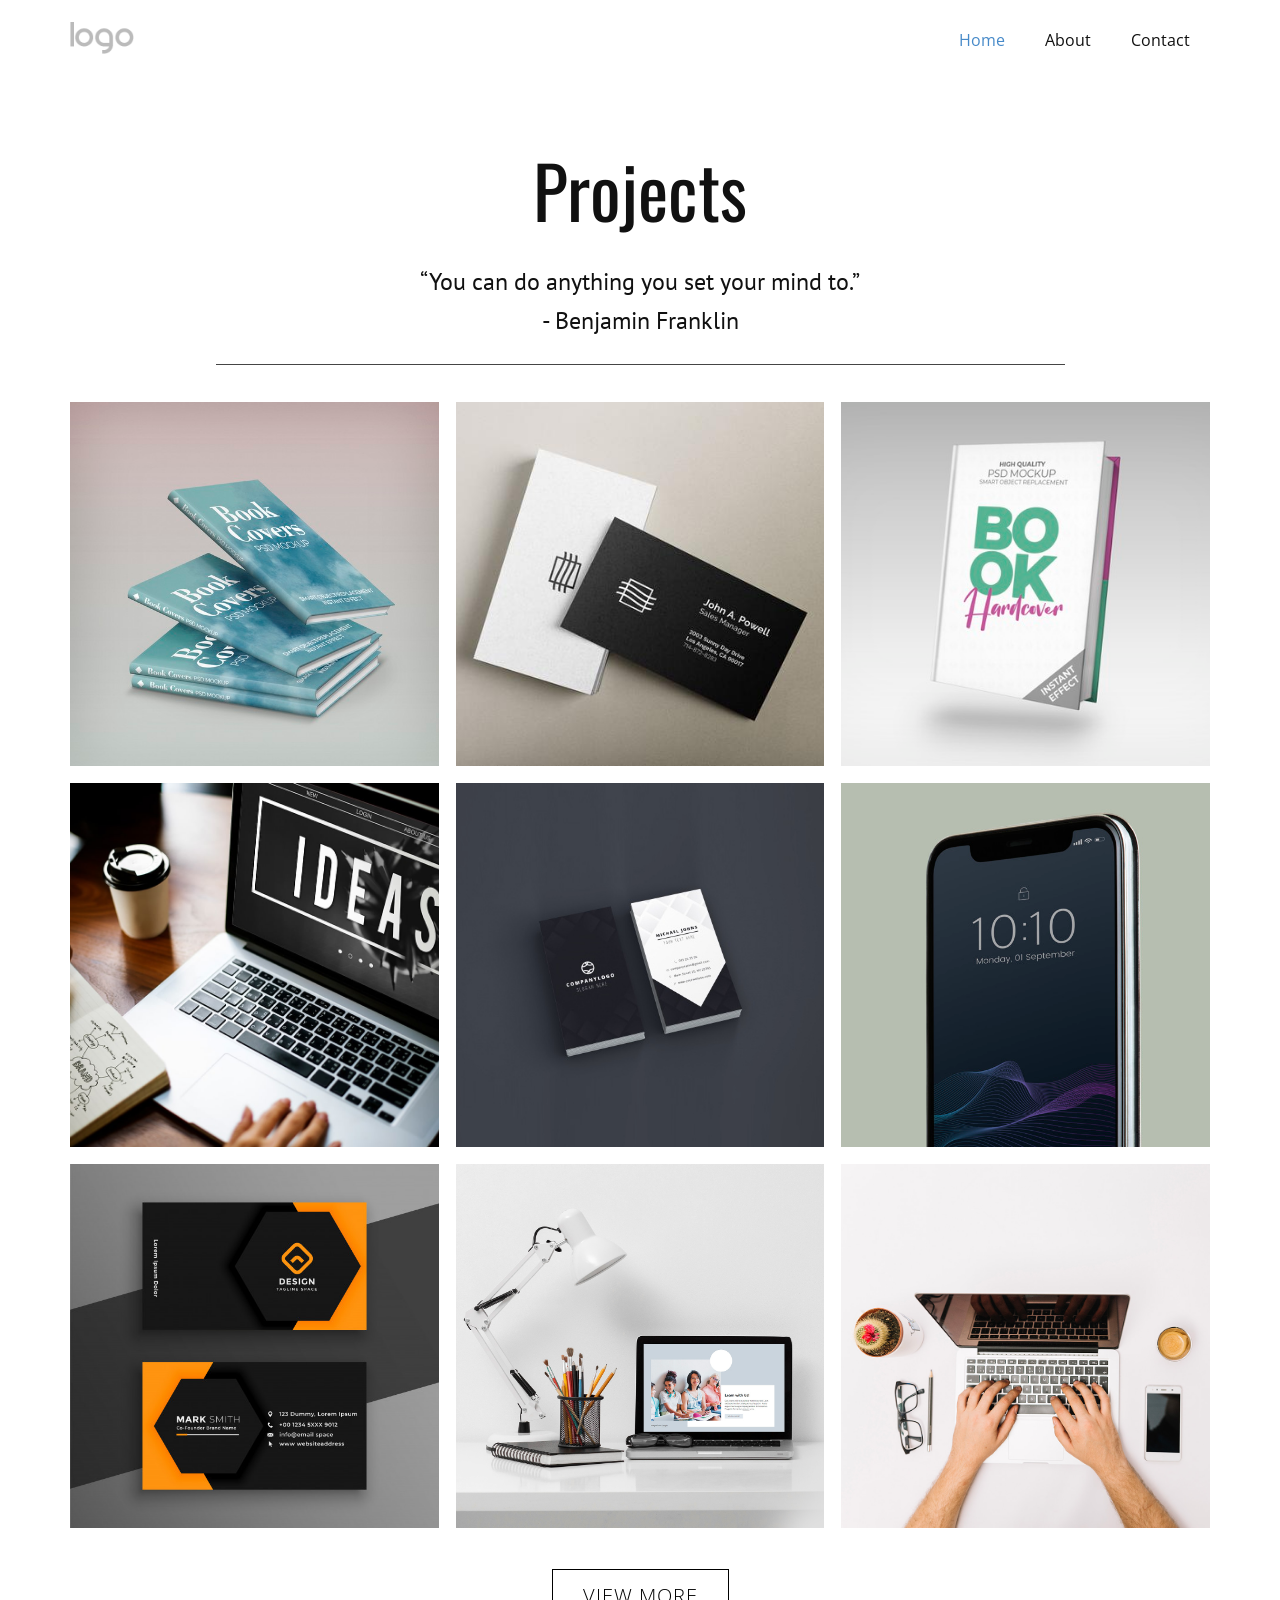
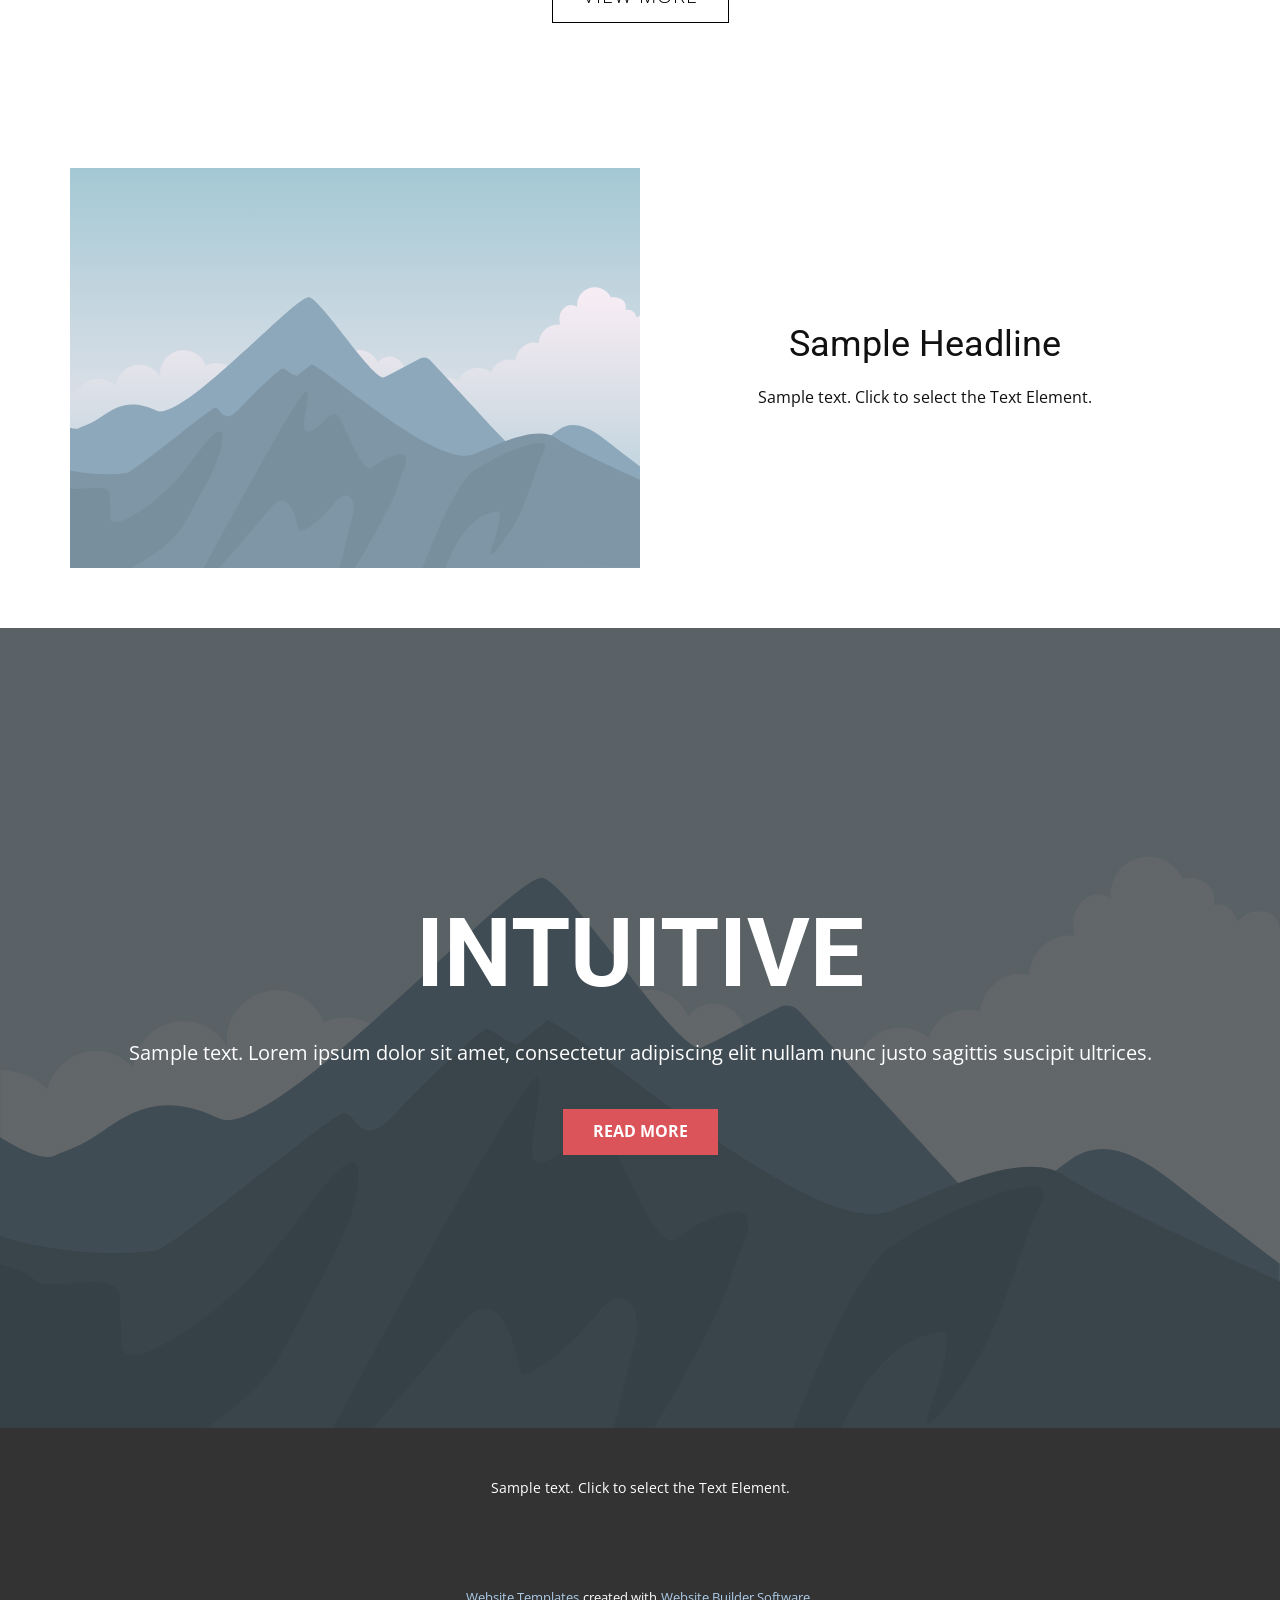
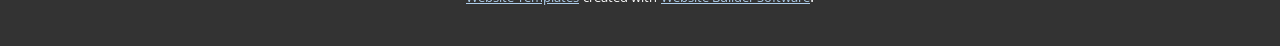
<file: mini_project_1/Page_resource/Site1/Home.html>
<!DOCTYPE html>
<html style="font-size: 16px;" lang="en"><head>
    <meta name="viewport" content="width=device-width, initial-scale=1.0">
    <meta charset="utf-8">
    <meta name="keywords" content="Projects, INTUITIVE">
    <meta name="description" content="">
    <title>Home</title>
    <link rel="stylesheet" href="nicepage.css" media="screen">
<link rel="stylesheet" href="Home.css" media="screen">
    <script class="u-script" type="text/javascript" src="jquery.js" defer=""></script>
    <script class="u-script" type="text/javascript" src="nicepage.js" defer=""></script>
    <meta name="generator" content="Nicepage 4.18.5, nicepage.com">
    <link id="u-theme-google-font" rel="stylesheet" href="https://fonts.googleapis.com/css?family=Roboto:100,100i,300,300i,400,400i,500,500i,700,700i,900,900i|Open+Sans:300,300i,400,400i,500,500i,600,600i,700,700i,800,800i">
    <link id="u-page-google-font" rel="stylesheet" href="https://fonts.googleapis.com/css?family=Oswald:200,300,400,500,600,700|PT+Sans:400,400i,700,700i">
    
    
    
    
    <script type="application/ld+json">{
		"@context": "http://schema.org",
		"@type": "Organization",
		"name": "",
		"logo": "images/default-logo.png"
}</script>
    <meta name="theme-color" content="#478ac9">
    <meta property="og:title" content="Home">
    <meta property="og:type" content="website">
  </head>
  <body class="u-body u-xl-mode" data-lang="en"><header class="u-clearfix u-header u-header" id="sec-ff8d"><div class="u-clearfix u-sheet u-valign-middle u-sheet-1">
        <a href="https://nicepage.com" class="u-image u-logo u-image-1">
          <img src="images/default-logo.png" class="u-logo-image u-logo-image-1">
        </a>
        <nav class="u-menu u-menu-dropdown u-offcanvas u-menu-1">
          <div class="menu-collapse" style="font-size: 1rem; letter-spacing: 0px;">
            <a class="u-button-style u-custom-left-right-menu-spacing u-custom-padding-bottom u-custom-top-bottom-menu-spacing u-nav-link u-text-active-palette-1-base u-text-hover-palette-2-base" href="#">
              <svg class="u-svg-link" viewBox="0 0 24 24"><use xmlns:xlink="http://www.w3.org/1999/xlink" xlink:href="#menu-hamburger"></use></svg>
              <svg class="u-svg-content" version="1.1" id="menu-hamburger" viewBox="0 0 16 16" x="0px" y="0px" xmlns:xlink="http://www.w3.org/1999/xlink" xmlns="http://www.w3.org/2000/svg"><g><rect y="1" width="16" height="2"></rect><rect y="7" width="16" height="2"></rect><rect y="13" width="16" height="2"></rect>
</g></svg>
            </a>
          </div>
          <div class="u-nav-container">
            <ul class="u-nav u-unstyled u-nav-1"><li class="u-nav-item"><a class="u-button-style u-nav-link u-text-active-palette-1-base u-text-hover-palette-2-base" href="Home.html" style="padding: 10px 20px;">Home</a>
</li><li class="u-nav-item"><a class="u-button-style u-nav-link u-text-active-palette-1-base u-text-hover-palette-2-base" href="About.html" style="padding: 10px 20px;">About</a>
</li><li class="u-nav-item"><a class="u-button-style u-nav-link u-text-active-palette-1-base u-text-hover-palette-2-base" href="Contact.html" style="padding: 10px 20px;">Contact</a>
</li></ul>
          </div>
          <div class="u-nav-container-collapse">
            <div class="u-black u-container-style u-inner-container-layout u-opacity u-opacity-95 u-sidenav">
              <div class="u-inner-container-layout u-sidenav-overflow">
                <div class="u-menu-close"></div>
                <ul class="u-align-center u-nav u-popupmenu-items u-unstyled u-nav-2"><li class="u-nav-item"><a class="u-button-style u-nav-link" href="Home.html">Home</a>
</li><li class="u-nav-item"><a class="u-button-style u-nav-link" href="About.html">About</a>
</li><li class="u-nav-item"><a class="u-button-style u-nav-link" href="Contact.html">Contact</a>
</li></ul>
              </div>
            </div>
            <div class="u-black u-menu-overlay u-opacity u-opacity-70"></div>
          </div>
        </nav>
      </div></header>
    <section class="u-align-center-lg u-align-center-md u-align-center-xl u-align-left-sm u-align-left-xs u-clearfix u-white u-section-1" id="carousel_10ad">
      <div class="u-clearfix u-sheet u-sheet-1">
        <h1 class="u-text u-text-1">Projects</h1>
        <p class="u-custom-font u-font-pt-sans u-text u-text-2">“You can do anything you set your mind to.” <br>- Benjamin Franklin
        </p>
        <div class="u-border-1 u-border-grey-dark-1 u-line u-line-horizontal u-line-1"></div>
        <div class="u-expanded-width u-gallery u-layout-grid u-lightbox u-show-text-on-hover u-gallery-1">
          <div class="u-gallery-inner u-gallery-inner-1">
            <div class="u-effect-fade u-effect-hover-zoom u-gallery-item">
              <div class="u-back-slide" data-image-width="613" data-image-height="626">
                <img class="u-back-image u-expanded" src="images/four-books-mockup_125540-455.jpg">
              </div>
              <div class="u-over-slide u-shading u-over-slide-1">
                <h3 class="u-gallery-heading"></h3>
                <p class="u-gallery-text"></p>
              </div>
            </div>
            <div class="u-effect-fade u-effect-hover-zoom u-gallery-item">
              <div class="u-back-slide">
                <img class="u-back-image u-expanded" src="images/business-cards-mockup_1389-1137.jpg">
              </div>
              <div class="u-over-slide u-shading u-over-slide-2">
                <h3 class="u-gallery-heading"></h3>
                <p class="u-gallery-text"></p>
              </div>
            </div>
            <div class="u-effect-fade u-effect-hover-zoom u-gallery-item">
              <div class="u-back-slide" data-image-width="626" data-image-height="442">
                <img class="u-back-image u-expanded" src="images/book-cover-mockup_125540-453.jpg">
              </div>
              <div class="u-over-slide u-shading u-over-slide-3">
                <h3 class="u-gallery-heading"></h3>
                <p class="u-gallery-text"></p>
              </div>
            </div>
            <div class="u-effect-fade u-effect-hover-zoom u-gallery-item">
              <div class="u-back-slide" data-image-width="1199" data-image-height="800">
                <img class="u-back-image u-expanded" src="images/yh-min.jpg">
              </div>
              <div class="u-over-slide u-shading u-over-slide-4">
                <h3 class="u-gallery-heading"></h3>
                <p class="u-gallery-text"></p>
              </div>
            </div>
            <div class="u-effect-fade u-effect-hover-zoom u-gallery-item">
              <div class="u-back-slide">
                <img class="u-back-image u-expanded" src="images/rr.jpg">
              </div>
              <div class="u-over-slide u-shading u-over-slide-5">
                <h3 class="u-gallery-heading"></h3>
                <p class="u-gallery-text"></p>
              </div>
            </div>
            <div class="u-effect-fade u-effect-hover-zoom u-gallery-item">
              <div class="u-back-slide">
                <img class="u-back-image u-expanded" src="images/black-screen-smartphone-mockup-design_53876-65977.jpg">
              </div>
              <div class="u-over-slide u-shading u-over-slide-6">
                <h3 class="u-gallery-heading"></h3>
                <p class="u-gallery-text"></p>
              </div>
            </div>
            <div class="u-effect-fade u-effect-hover-zoom u-gallery-item">
              <div class="u-back-slide">
                <img class="u-back-image u-expanded" src="images/elegant-minimal-black-yellow-business-card-template_1017-22513.jpg">
              </div>
              <div class="u-over-slide u-shading u-over-slide-7">
                <h3 class="u-gallery-heading"></h3>
                <p class="u-gallery-text"></p>
              </div>
            </div>
            <div class="u-effect-fade u-effect-hover-zoom u-gallery-item">
              <div class="u-back-slide" data-image-width="1500" data-image-height="1213">
                <img class="u-back-image u-expanded" src="images/re.jpg">
              </div>
              <div class="u-over-slide u-shading u-over-slide-8">
                <h3 class="u-gallery-heading"></h3>
                <p class="u-gallery-text"></p>
              </div>
            </div>
            <div class="u-effect-fade u-effect-hover-zoom u-gallery-item">
              <div class="u-back-slide" data-image-width="1000" data-image-height="919">
                <img class="u-back-image u-expanded" src="images/a9dcc2d3-077b-4cbf-35f1-05a7ca2b6438.jpg">
              </div>
              <div class="u-over-slide u-shading u-over-slide-9">
                <h3 class="u-gallery-heading"></h3>
                <p class="u-gallery-text"></p>
              </div>
            </div>
          </div>
        </div>
        <p class="u-align-center u-text u-text-body-alt-color u-text-3">Images from <a href="https://www.freepik.com/psd/cards" class="u-border-1 u-border-white u-btn u-button-link u-button-style u-none u-text-body-alt-color u-btn-1" target="_blank">Freepik</a>
        </p>
        <a href="https://nicepage.com/k/membership-website-templates" class="u-active-black u-align-center u-border-1 u-border-active-black u-border-black u-border-hover-black u-btn u-button-style u-hover-black u-none u-text-active-white u-text-black u-text-hover-white u-btn-2">view more</a>
      </div>
    </section>
    <section class="u-clearfix u-section-2" id="sec-7b03">
      <div class="u-clearfix u-sheet u-sheet-1">
        <div class="u-clearfix u-expanded-width u-layout-wrap u-layout-wrap-1">
          <div class="u-layout">
            <div class="u-layout-row">
              <div class="u-container-style u-image u-layout-cell u-size-30 u-image-1" data-image-width="400" data-image-height="265">
                <div class="u-container-layout u-container-layout-1"></div>
              </div>
              <div class="u-align-center u-container-style u-layout-cell u-size-30 u-layout-cell-2">
                <div class="u-container-layout u-valign-middle u-container-layout-2">
                  <h2 class="u-text u-text-default u-text-1">Sample Headline</h2>
                  <p class="u-text u-text-default u-text-2">Sample text. Click to select the Text Element.</p>
                </div>
              </div>
            </div>
          </div>
        </div>
      </div>
    </section>
    <section class="u-align-center u-clearfix u-image u-shading u-section-3" src="" data-image-width="256" data-image-height="256" id="sec-6ac8">
      <div class="u-clearfix u-sheet u-valign-middle u-sheet-1">
        <h1 class="u-text u-text-default u-title u-text-1">INTUITIVE</h1>
        <p class="u-large-text u-text u-text-default u-text-variant u-text-2">Sample text. Lorem ipsum dolor sit amet, consectetur adipiscing elit nullam nunc justo sagittis suscipit ultrices.</p>
        <a href="#" class="u-btn u-button-style u-palette-2-base u-btn-1">Read More</a>
      </div>
    </section>
    
    
    <footer class="u-align-center u-clearfix u-footer u-grey-80 u-footer" id="sec-a97c"><div class="u-clearfix u-sheet u-sheet-1">
        <p class="u-small-text u-text u-text-variant u-text-1">Sample text. Click to select the Text Element.</p>
      </div></footer>
    <section class="u-backlink u-clearfix u-grey-80">
      <a class="u-link" href="https://nicepage.com/website-templates" target="_blank">
        <span>Website Templates</span>
      </a>
      <p class="u-text">
        <span>created with</span>
      </p>
      <a class="u-link" href="" target="_blank">
        <span>Website Builder Software</span>
      </a>. 
    </section>
  
</body></html>
</file>
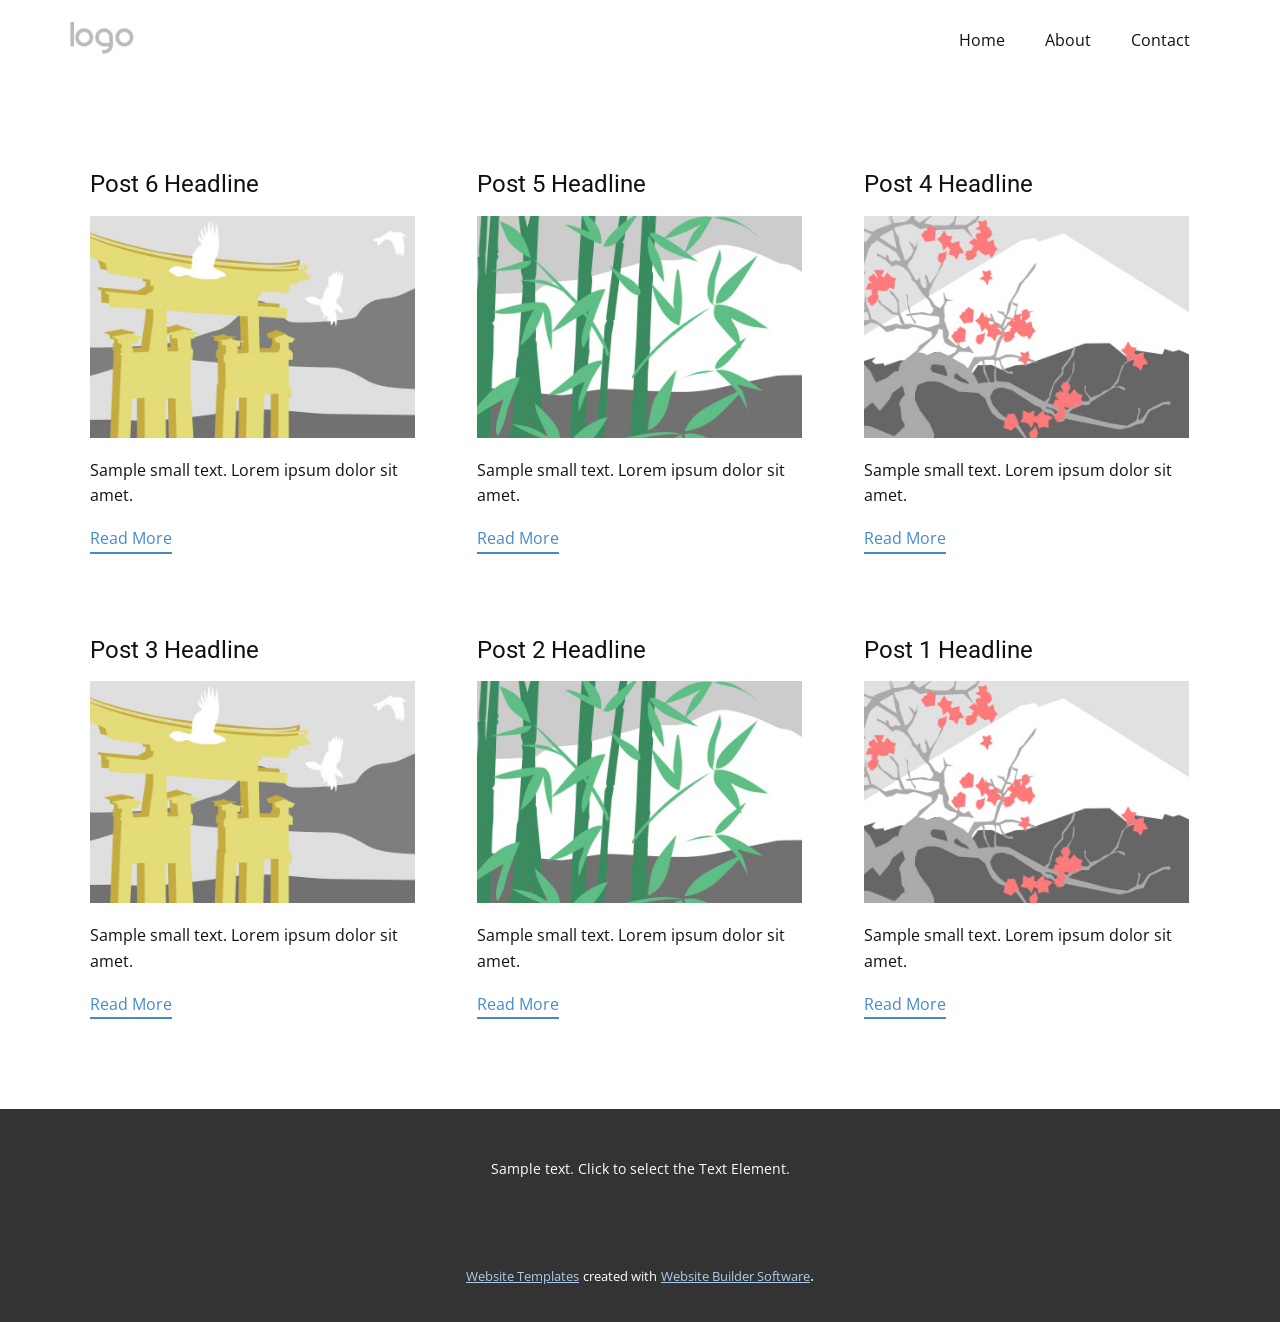
<file: mini_project_1/Page_resource/Site1/blog/blog.html>
<html style="font-size: 16px;" lang="en"><head>
    <meta name="viewport" content="width=device-width, initial-scale=1.0">
    <meta charset="utf-8">
    <meta name="keywords" content="">
    <meta name="description" content="">
    <title>Blog Template</title>
    <link rel="stylesheet" href="../nicepage.css" media="screen">
<link rel="stylesheet" href="../Blog-Template.css" media="screen">
    <script class="u-script" type="text/javascript" src="../jquery.js" defer=""></script>
    <script class="u-script" type="text/javascript" src="../nicepage.js" defer=""></script>
    <meta name="generator" content="Nicepage 4.18.5, nicepage.com">
    <link id="u-theme-google-font" rel="stylesheet" href="https://fonts.googleapis.com/css?family=Roboto:100,100i,300,300i,400,400i,500,500i,700,700i,900,900i|Open+Sans:300,300i,400,400i,500,500i,600,600i,700,700i,800,800i">
    
    
    <script type="application/ld+json">{
		"@context": "http://schema.org",
		"@type": "Organization",
		"name": "",
		"logo": "images/default-logo.png"
}</script>
    <meta name="theme-color" content="#478ac9">
  </head>
  <body class="u-body u-xl-mode" data-lang="en"><header class="u-clearfix u-header u-header" id="sec-ff8d"><div class="u-clearfix u-sheet u-valign-middle u-sheet-1">
        <a href="https://nicepage.com" class="u-image u-logo u-image-1">
          <img src="../images/default-logo.png" class="u-logo-image u-logo-image-1">
        </a>
        <nav class="u-menu u-menu-dropdown u-offcanvas u-menu-1">
          <div class="menu-collapse" style="font-size: 1rem; letter-spacing: 0px;">
            <a class="u-button-style u-custom-left-right-menu-spacing u-custom-padding-bottom u-custom-top-bottom-menu-spacing u-nav-link u-text-active-palette-1-base u-text-hover-palette-2-base" href="#">
              <svg class="u-svg-link" viewBox="0 0 24 24"><use xmlns:xlink="http://www.w3.org/1999/xlink" xlink:href="#menu-hamburger"></use></svg>
              <svg class="u-svg-content" version="1.1" id="menu-hamburger" viewBox="0 0 16 16" x="0px" y="0px" xmlns:xlink="http://www.w3.org/1999/xlink" xmlns="http://www.w3.org/2000/svg"><g><rect y="1" width="16" height="2"></rect><rect y="7" width="16" height="2"></rect><rect y="13" width="16" height="2"></rect>
</g></svg>
            </a>
          </div>
          <div class="u-nav-container">
            <ul class="u-nav u-unstyled u-nav-1"><li class="u-nav-item"><a class="u-button-style u-nav-link u-text-active-palette-1-base u-text-hover-palette-2-base" href="../Home.html" style="padding: 10px 20px;">Home</a>
</li><li class="u-nav-item"><a class="u-button-style u-nav-link u-text-active-palette-1-base u-text-hover-palette-2-base" href="../About.html" style="padding: 10px 20px;">About</a>
</li><li class="u-nav-item"><a class="u-button-style u-nav-link u-text-active-palette-1-base u-text-hover-palette-2-base" href="../Contact.html" style="padding: 10px 20px;">Contact</a>
</li></ul>
          </div>
          <div class="u-nav-container-collapse">
            <div class="u-black u-container-style u-inner-container-layout u-opacity u-opacity-95 u-sidenav">
              <div class="u-inner-container-layout u-sidenav-overflow">
                <div class="u-menu-close"></div>
                <ul class="u-align-center u-nav u-popupmenu-items u-unstyled u-nav-2"><li class="u-nav-item"><a class="u-button-style u-nav-link" href="../Home.html">Home</a>
</li><li class="u-nav-item"><a class="u-button-style u-nav-link" href="../About.html">About</a>
</li><li class="u-nav-item"><a class="u-button-style u-nav-link" href="../Contact.html">Contact</a>
</li></ul>
              </div>
            </div>
            <div class="u-black u-menu-overlay u-opacity u-opacity-70"></div>
          </div>
        </nav>
      </div></header>
    <section class="u-clearfix u-section-1" id="sec-e5fa">
      <div class="u-clearfix u-sheet u-valign-middle u-sheet-1"><!--blog--><!--blog_options_json--><!--{"type":"Recent","source":"","tags":"","count":""}--><!--/blog_options_json-->
        <div class="u-blog u-expanded-width u-repeater u-repeater-1"><!--blog_post-->
          <div class="u-blog-post u-container-style u-repeater-item u-white u-repeater-item-1">
            <div class="u-container-layout u-similar-container u-valign-top u-container-layout-1"><!--blog_post_header-->
              <h4 class="u-blog-control u-text u-text-1">
                <a class="u-post-header-link" href="../blog/post-5.html">Post 6 Headline</a>
              </h4><!--/blog_post_header--><!--blog_post_image-->
              <a class="u-post-header-link" href="../blog/post-5.html"><img alt="" class="u-blog-control u-expanded-width u-image u-image-default u-image-1" src="../images/8ad73f3c.jpeg"></a><!--/blog_post_image--><!--blog_post_content-->
              <div class="u-blog-control u-post-content u-text u-text-2 fr-view">Sample small text. Lorem ipsum dolor sit amet.</div><!--/blog_post_content--><!--blog_post_readmore-->
              <a href="../blog/post-5.html" class="u-blog-control u-border-2 u-border-palette-1-base u-btn u-btn-rectangle u-button-style u-none u-btn-1"><!--blog_post_readmore_content--><!--options_json--><!--{"content":"","defaultValue":"Read More"}--><!--/options_json-->Read More<!--/blog_post_readmore_content--></a><!--/blog_post_readmore-->
            </div>
          </div><div class="u-blog-post u-container-style u-repeater-item u-video-cover u-white">
            <div class="u-container-layout u-similar-container u-valign-top u-container-layout-2"><!--blog_post_header-->
              <h4 class="u-blog-control u-text u-text-3">
                <a class="u-post-header-link" href="../blog/post-4.html">Post 5 Headline</a>
              </h4><!--/blog_post_header--><!--blog_post_image-->
              <a class="u-post-header-link" href="../blog/post-4.html"><img alt="" class="u-blog-control u-expanded-width u-image u-image-default u-image-2" src="../images/68f64b9d.jpeg"></a><!--/blog_post_image--><!--blog_post_content-->
              <div class="u-blog-control u-post-content u-text u-text-4 fr-view">Sample small text. Lorem ipsum dolor sit amet.</div><!--/blog_post_content--><!--blog_post_readmore-->
              <a href="../blog/post-4.html" class="u-blog-control u-border-2 u-border-palette-1-base u-btn u-btn-rectangle u-button-style u-none u-btn-2"><!--blog_post_readmore_content--><!--options_json--><!--{"content":"","defaultValue":"Read More"}--><!--/options_json-->Read More<!--/blog_post_readmore_content--></a><!--/blog_post_readmore-->
            </div>
          </div><div class="u-blog-post u-container-style u-repeater-item u-video-cover u-white">
            <div class="u-container-layout u-similar-container u-valign-top u-container-layout-3"><!--blog_post_header-->
              <h4 class="u-blog-control u-text u-text-5">
                <a class="u-post-header-link" href="../blog/post-3.html">Post 4 Headline</a>
              </h4><!--/blog_post_header--><!--blog_post_image-->
              <a class="u-post-header-link" href="../blog/post-3.html"><img alt="" class="u-blog-control u-expanded-width u-image u-image-default u-image-3" src="../images/0fd3416c.jpeg"></a><!--/blog_post_image--><!--blog_post_content-->
              <div class="u-blog-control u-post-content u-text u-text-6 fr-view">Sample small text. Lorem ipsum dolor sit amet.</div><!--/blog_post_content--><!--blog_post_readmore-->
              <a href="../blog/post-3.html" class="u-blog-control u-border-2 u-border-palette-1-base u-btn u-btn-rectangle u-button-style u-none u-btn-3"><!--blog_post_readmore_content--><!--options_json--><!--{"content":"","defaultValue":"Read More"}--><!--/options_json-->Read More<!--/blog_post_readmore_content--></a><!--/blog_post_readmore-->
            </div>
          </div><div class="u-blog-post u-container-style u-repeater-item u-white u-repeater-item-1">
            <div class="u-container-layout u-similar-container u-valign-top u-container-layout-1"><!--blog_post_header-->
              <h4 class="u-blog-control u-text u-text-1">
                <a class="u-post-header-link" href="../blog/post-2.html">Post 3 Headline</a>
              </h4><!--/blog_post_header--><!--blog_post_image-->
              <a class="u-post-header-link" href="../blog/post-2.html"><img alt="" class="u-blog-control u-expanded-width u-image u-image-default u-image-1" src="../images/8ad73f3c.jpeg"></a><!--/blog_post_image--><!--blog_post_content-->
              <div class="u-blog-control u-post-content u-text u-text-2 fr-view">Sample small text. Lorem ipsum dolor sit amet.</div><!--/blog_post_content--><!--blog_post_readmore-->
              <a href="../blog/post-2.html" class="u-blog-control u-border-2 u-border-palette-1-base u-btn u-btn-rectangle u-button-style u-none u-btn-1"><!--blog_post_readmore_content--><!--options_json--><!--{"content":"","defaultValue":"Read More"}--><!--/options_json-->Read More<!--/blog_post_readmore_content--></a><!--/blog_post_readmore-->
            </div>
          </div><div class="u-blog-post u-container-style u-repeater-item u-video-cover u-white">
            <div class="u-container-layout u-similar-container u-valign-top u-container-layout-2"><!--blog_post_header-->
              <h4 class="u-blog-control u-text u-text-3">
                <a class="u-post-header-link" href="../blog/post-1.html">Post 2 Headline</a>
              </h4><!--/blog_post_header--><!--blog_post_image-->
              <a class="u-post-header-link" href="../blog/post-1.html"><img alt="" class="u-blog-control u-expanded-width u-image u-image-default u-image-2" src="../images/68f64b9d.jpeg"></a><!--/blog_post_image--><!--blog_post_content-->
              <div class="u-blog-control u-post-content u-text u-text-4 fr-view">Sample small text. Lorem ipsum dolor sit amet.</div><!--/blog_post_content--><!--blog_post_readmore-->
              <a href="../blog/post-1.html" class="u-blog-control u-border-2 u-border-palette-1-base u-btn u-btn-rectangle u-button-style u-none u-btn-2"><!--blog_post_readmore_content--><!--options_json--><!--{"content":"","defaultValue":"Read More"}--><!--/options_json-->Read More<!--/blog_post_readmore_content--></a><!--/blog_post_readmore-->
            </div>
          </div><div class="u-blog-post u-container-style u-repeater-item u-video-cover u-white">
            <div class="u-container-layout u-similar-container u-valign-top u-container-layout-3"><!--blog_post_header-->
              <h4 class="u-blog-control u-text u-text-5">
                <a class="u-post-header-link" href="../blog/post.html">Post 1 Headline</a>
              </h4><!--/blog_post_header--><!--blog_post_image-->
              <a class="u-post-header-link" href="../blog/post.html"><img alt="" class="u-blog-control u-expanded-width u-image u-image-default u-image-3" src="../images/0fd3416c.jpeg"></a><!--/blog_post_image--><!--blog_post_content-->
              <div class="u-blog-control u-post-content u-text u-text-6 fr-view">Sample small text. Lorem ipsum dolor sit amet.</div><!--/blog_post_content--><!--blog_post_readmore-->
              <a href="../blog/post.html" class="u-blog-control u-border-2 u-border-palette-1-base u-btn u-btn-rectangle u-button-style u-none u-btn-3"><!--blog_post_readmore_content--><!--options_json--><!--{"content":"","defaultValue":"Read More"}--><!--/options_json-->Read More<!--/blog_post_readmore_content--></a><!--/blog_post_readmore-->
            </div>
          </div><!--/blog_post--><!--blog_post-->
          <!--/blog_post--><!--blog_post-->
          <!--/blog_post-->
        </div><!--/blog-->
      </div>
    </section>
    
    
    <footer class="u-align-center u-clearfix u-footer u-grey-80 u-footer" id="sec-a97c"><div class="u-clearfix u-sheet u-sheet-1">
        <p class="u-small-text u-text u-text-variant u-text-1">Sample text. Click to select the Text Element.</p>
      </div></footer>
    <section class="u-backlink u-clearfix u-grey-80">
      <a class="u-link" href="https://nicepage.com/website-templates" target="_blank">
        <span>Website Templates</span>
      </a>
      <p class="u-text">
        <span>created with</span>
      </p>
      <a class="u-link" href="" target="_blank">
        <span>Website Builder Software</span>
      </a>. 
    </section>
  
</body></html>
</file>
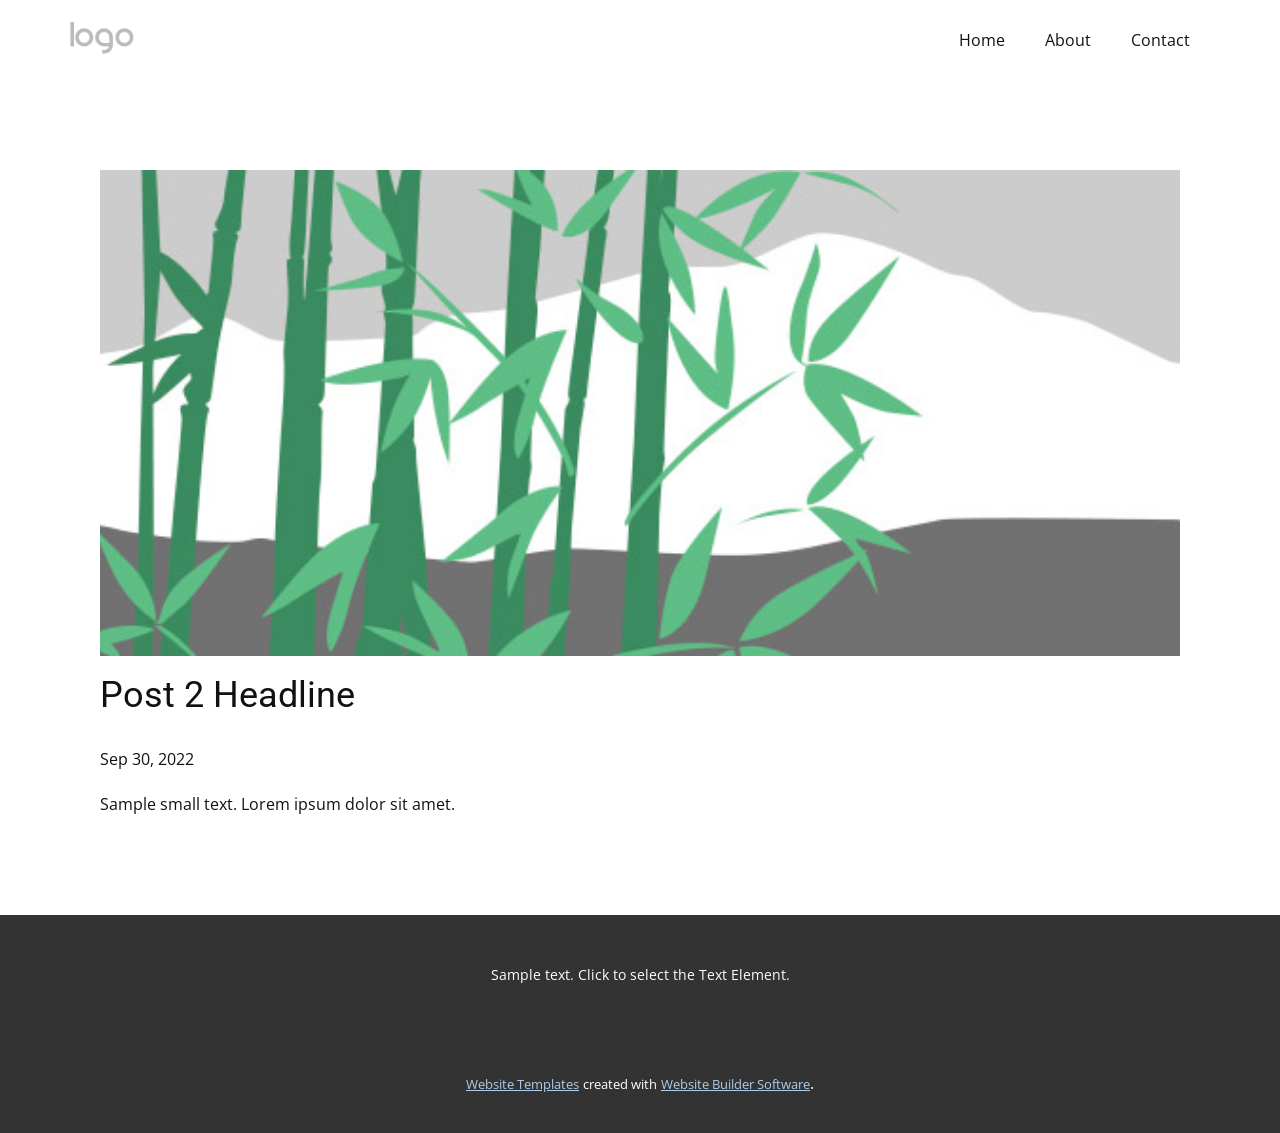
<file: mini_project_1/Page_resource/Site1/blog/post-1.html>
<!doctype html>
<html style="font-size: 16px;" lang="en"><head>
    <meta name="viewport" content="width=device-width, initial-scale=1.0">
    <meta charset="utf-8">
    <meta name="keywords" content="Post 1 Headline">
    <meta name="description" content="">
    <title>Post 2 Headline</title>
    <link rel="stylesheet" href="../nicepage.css" media="screen">
<link rel="stylesheet" href="../Post-Template.css" media="screen">
    <script class="u-script" type="text/javascript" src="../jquery.js" defer=""></script>
    <script class="u-script" type="text/javascript" src="../nicepage.js" defer=""></script>
    <meta name="generator" content="Nicepage 4.18.5, nicepage.com">
    <link id="u-theme-google-font" rel="stylesheet" href="https://fonts.googleapis.com/css?family=Roboto:100,100i,300,300i,400,400i,500,500i,700,700i,900,900i|Open+Sans:300,300i,400,400i,500,500i,600,600i,700,700i,800,800i">
    
    
    <script type="application/ld+json">{
		"@context": "http://schema.org",
		"@type": "Organization",
		"name": "",
		"logo": "images/default-logo.png"
}</script>
    <meta name="theme-color" content="#478ac9">
  </head>
  <body class="u-body u-xl-mode" data-lang="en"><header class="u-clearfix u-header u-header" id="sec-ff8d"><div class="u-clearfix u-sheet u-valign-middle u-sheet-1">
        <a href="https://nicepage.com" class="u-image u-logo u-image-1">
          <img src="../images/default-logo.png" class="u-logo-image u-logo-image-1">
        </a>
        <nav class="u-menu u-menu-dropdown u-offcanvas u-menu-1">
          <div class="menu-collapse" style="font-size: 1rem; letter-spacing: 0px;">
            <a class="u-button-style u-custom-left-right-menu-spacing u-custom-padding-bottom u-custom-top-bottom-menu-spacing u-nav-link u-text-active-palette-1-base u-text-hover-palette-2-base" href="#">
              <svg class="u-svg-link" viewBox="0 0 24 24"><use xmlns:xlink="http://www.w3.org/1999/xlink" xlink:href="#menu-hamburger"></use></svg>
              <svg class="u-svg-content" version="1.1" id="menu-hamburger" viewBox="0 0 16 16" x="0px" y="0px" xmlns:xlink="http://www.w3.org/1999/xlink" xmlns="http://www.w3.org/2000/svg"><g><rect y="1" width="16" height="2"></rect><rect y="7" width="16" height="2"></rect><rect y="13" width="16" height="2"></rect>
</g></svg>
            </a>
          </div>
          <div class="u-nav-container">
            <ul class="u-nav u-unstyled u-nav-1"><li class="u-nav-item"><a class="u-button-style u-nav-link u-text-active-palette-1-base u-text-hover-palette-2-base" href="../Home.html" style="padding: 10px 20px;">Home</a>
</li><li class="u-nav-item"><a class="u-button-style u-nav-link u-text-active-palette-1-base u-text-hover-palette-2-base" href="../About.html" style="padding: 10px 20px;">About</a>
</li><li class="u-nav-item"><a class="u-button-style u-nav-link u-text-active-palette-1-base u-text-hover-palette-2-base" href="../Contact.html" style="padding: 10px 20px;">Contact</a>
</li></ul>
          </div>
          <div class="u-nav-container-collapse">
            <div class="u-black u-container-style u-inner-container-layout u-opacity u-opacity-95 u-sidenav">
              <div class="u-inner-container-layout u-sidenav-overflow">
                <div class="u-menu-close"></div>
                <ul class="u-align-center u-nav u-popupmenu-items u-unstyled u-nav-2"><li class="u-nav-item"><a class="u-button-style u-nav-link" href="../Home.html">Home</a>
</li><li class="u-nav-item"><a class="u-button-style u-nav-link" href="../About.html">About</a>
</li><li class="u-nav-item"><a class="u-button-style u-nav-link" href="../Contact.html">Contact</a>
</li></ul>
              </div>
            </div>
            <div class="u-black u-menu-overlay u-opacity u-opacity-70"></div>
          </div>
        </nav>
      </div></header>
    <section class="u-align-center u-clearfix u-section-1" id="sec-87f8">
      <div class="u-clearfix u-sheet u-valign-middle-md u-valign-middle-sm u-valign-middle-xs u-sheet-1"><!--post_details--><!--post_details_options_json--><!--{"source":""}--><!--/post_details_options_json--><!--blog_post-->
        <div class="u-container-style u-expanded-width u-post-details u-post-details-1">
          <div class="u-container-layout u-valign-middle u-container-layout-1"><!--blog_post_image-->
            <img alt="" class="u-blog-control u-expanded-width u-image u-image-default u-image-1" src="../images/68f64b9d.jpeg"><!--/blog_post_image--><!--blog_post_header-->
            <h2 class="u-blog-control u-text u-text-1">Post 2 Headline</h2><!--/blog_post_header--><!--blog_post_metadata-->
            <div class="u-blog-control u-metadata u-metadata-1"><!--blog_post_metadata_date-->
              <span class="u-meta-date u-meta-icon">Sep 30, 2022</span><!--/blog_post_metadata_date--><!--blog_post_metadata_category-->
              <!--/blog_post_metadata_category--><!--blog_post_metadata_comments-->
              <!--/blog_post_metadata_comments-->
            </div><!--/blog_post_metadata--><!--blog_post_content-->
            <div class="u-align-justify u-blog-control u-post-content u-text u-text-2 fr-view">
  Sample small text. Lorem ipsum dolor sit amet.
  </div><!--/blog_post_content-->
          </div>
        </div><!--/blog_post--><!--/post_details-->
      </div>
    </section>
    
    
    <footer class="u-align-center u-clearfix u-footer u-grey-80 u-footer" id="sec-a97c"><div class="u-clearfix u-sheet u-sheet-1">
        <p class="u-small-text u-text u-text-variant u-text-1">Sample text. Click to select the Text Element.</p>
      </div></footer>
    <section class="u-backlink u-clearfix u-grey-80">
      <a class="u-link" href="https://nicepage.com/website-templates" target="_blank">
        <span>Website Templates</span>
      </a>
      <p class="u-text">
        <span>created with</span>
      </p>
      <a class="u-link" href="" target="_blank">
        <span>Website Builder Software</span>
      </a>. 
    </section>
  
</body></html>
</file>
